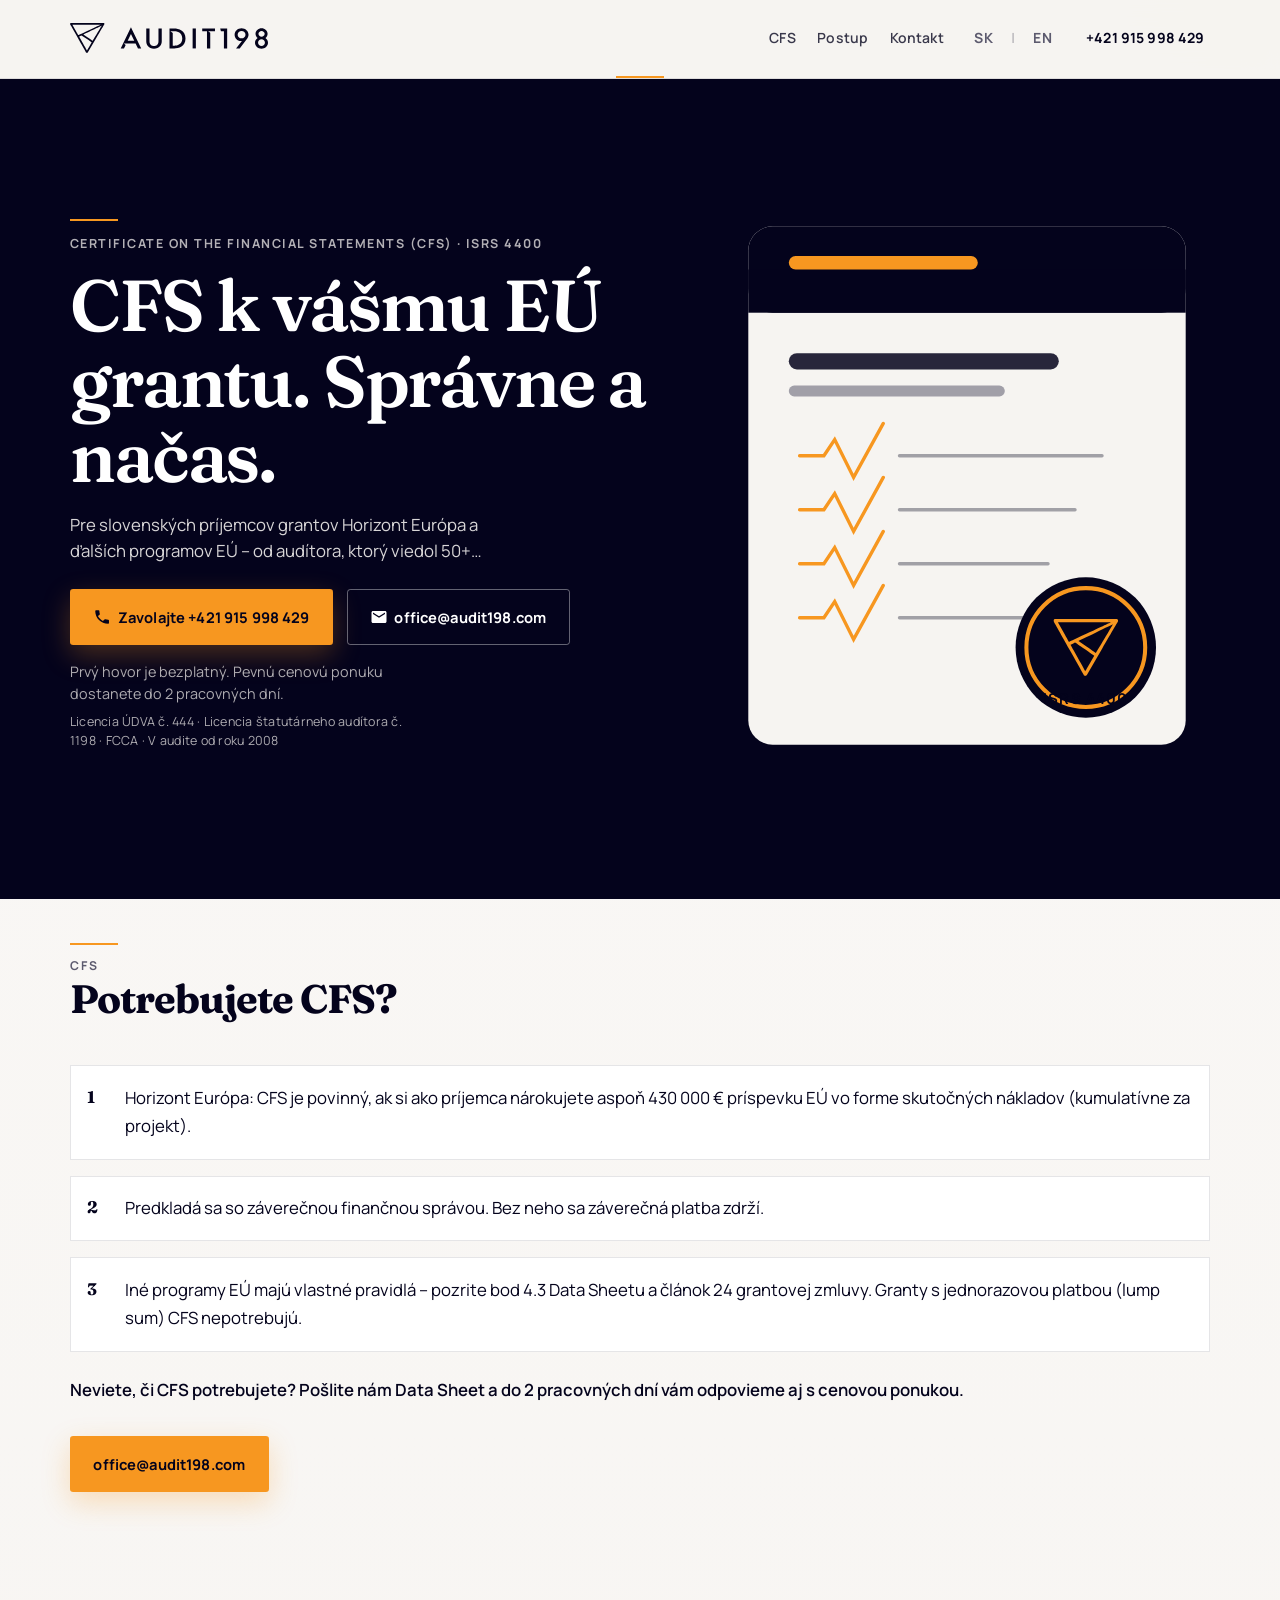
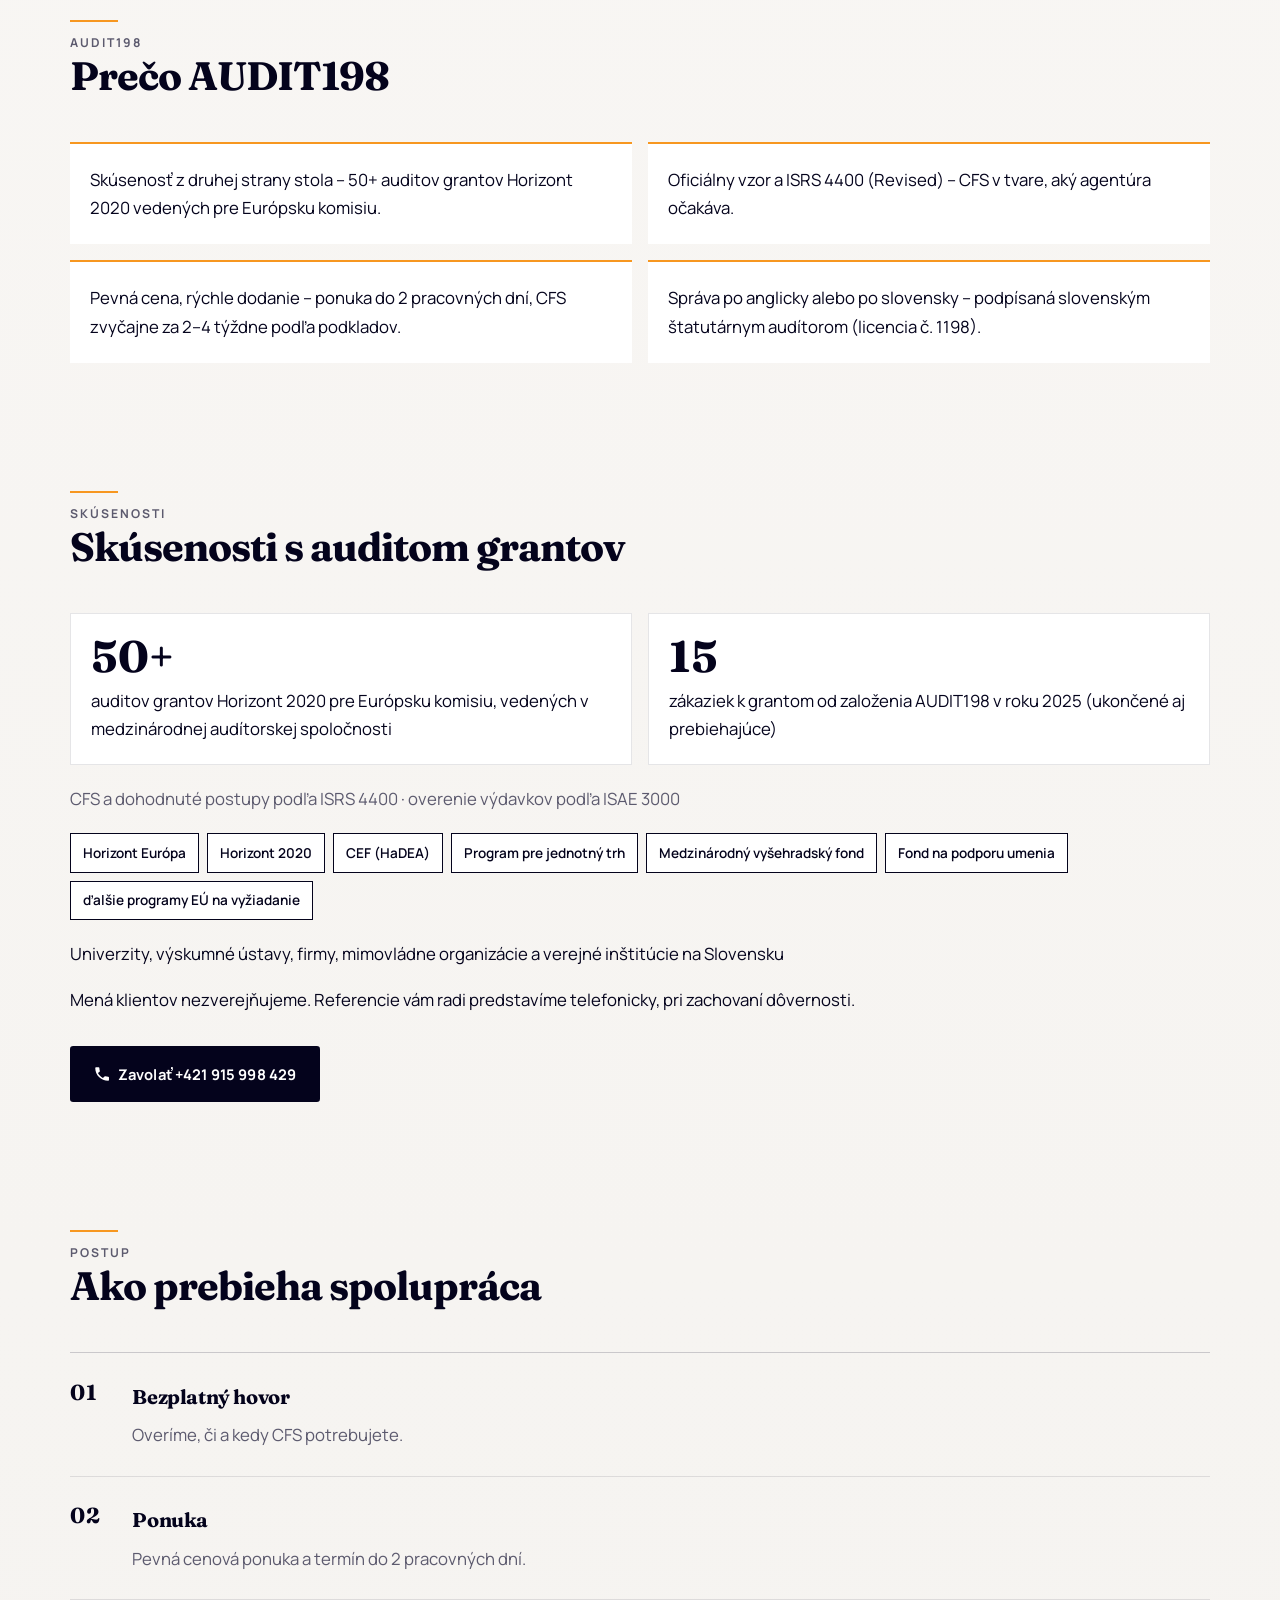
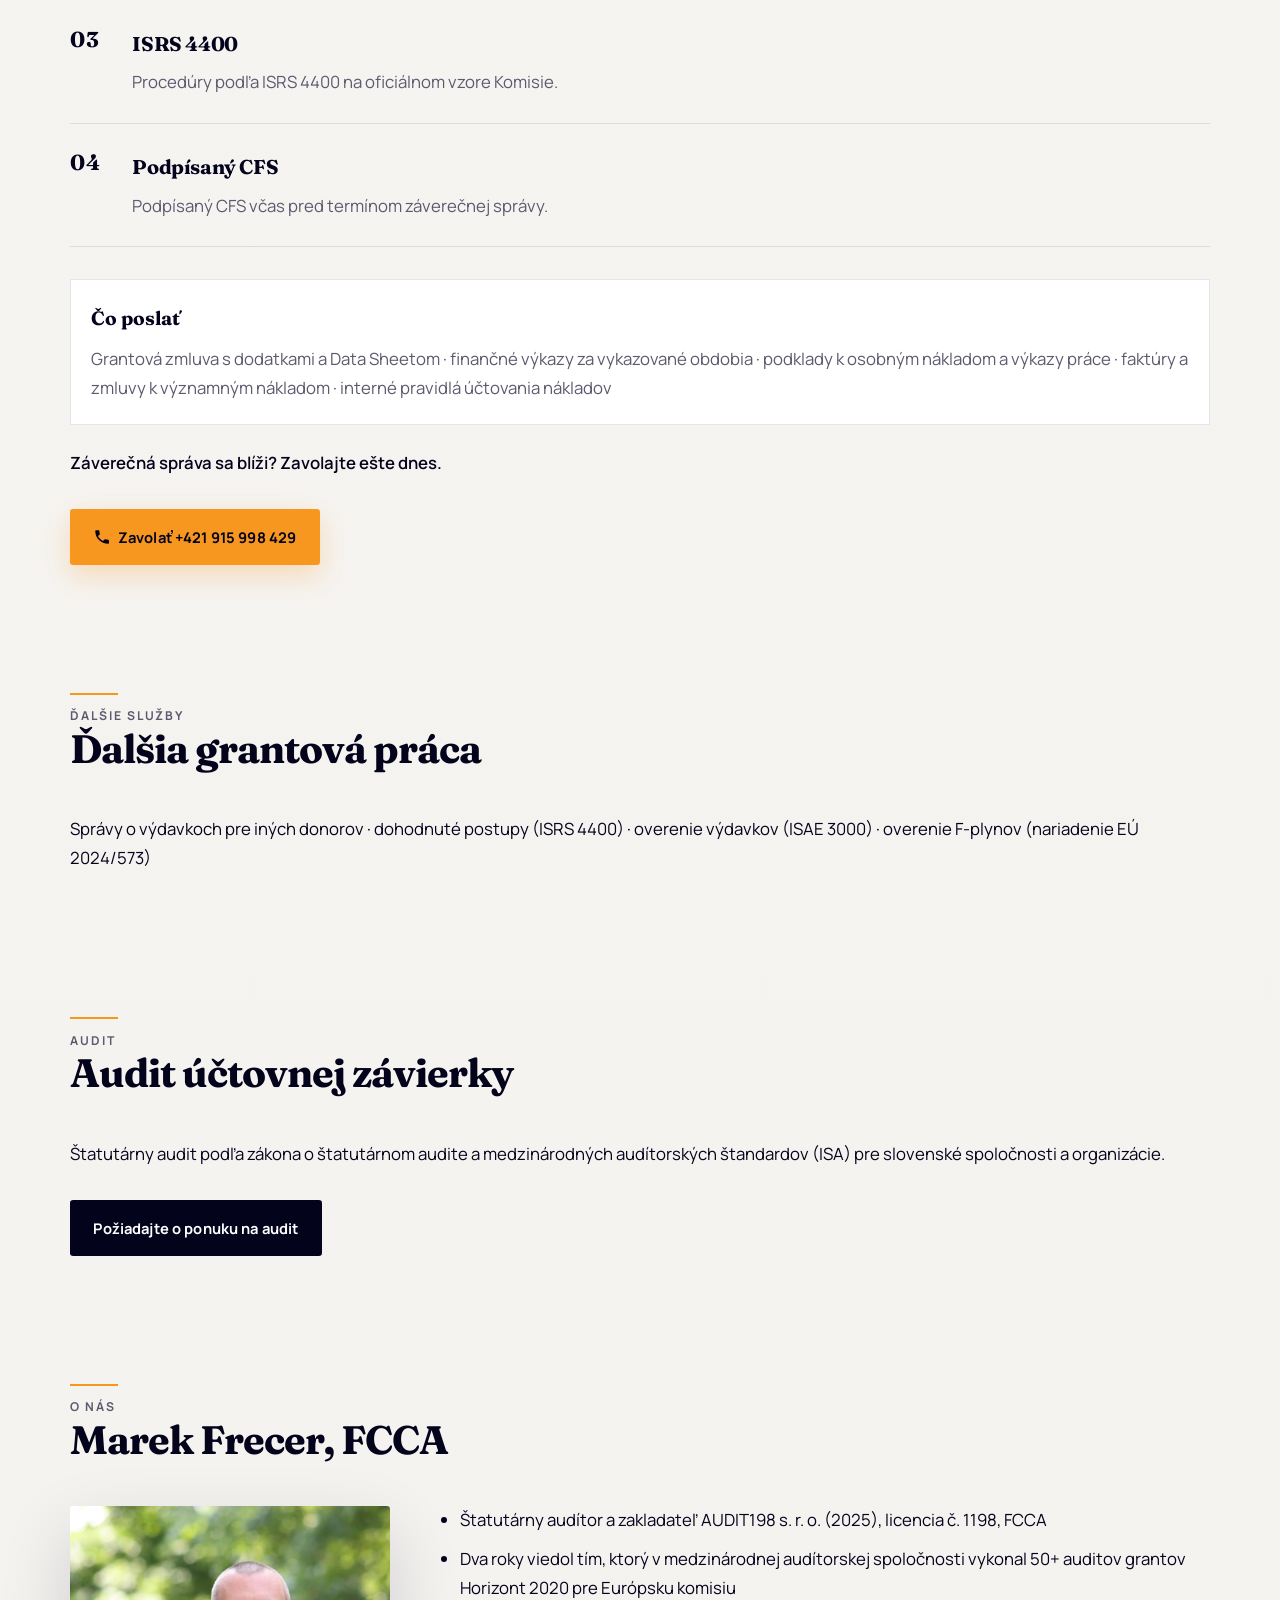
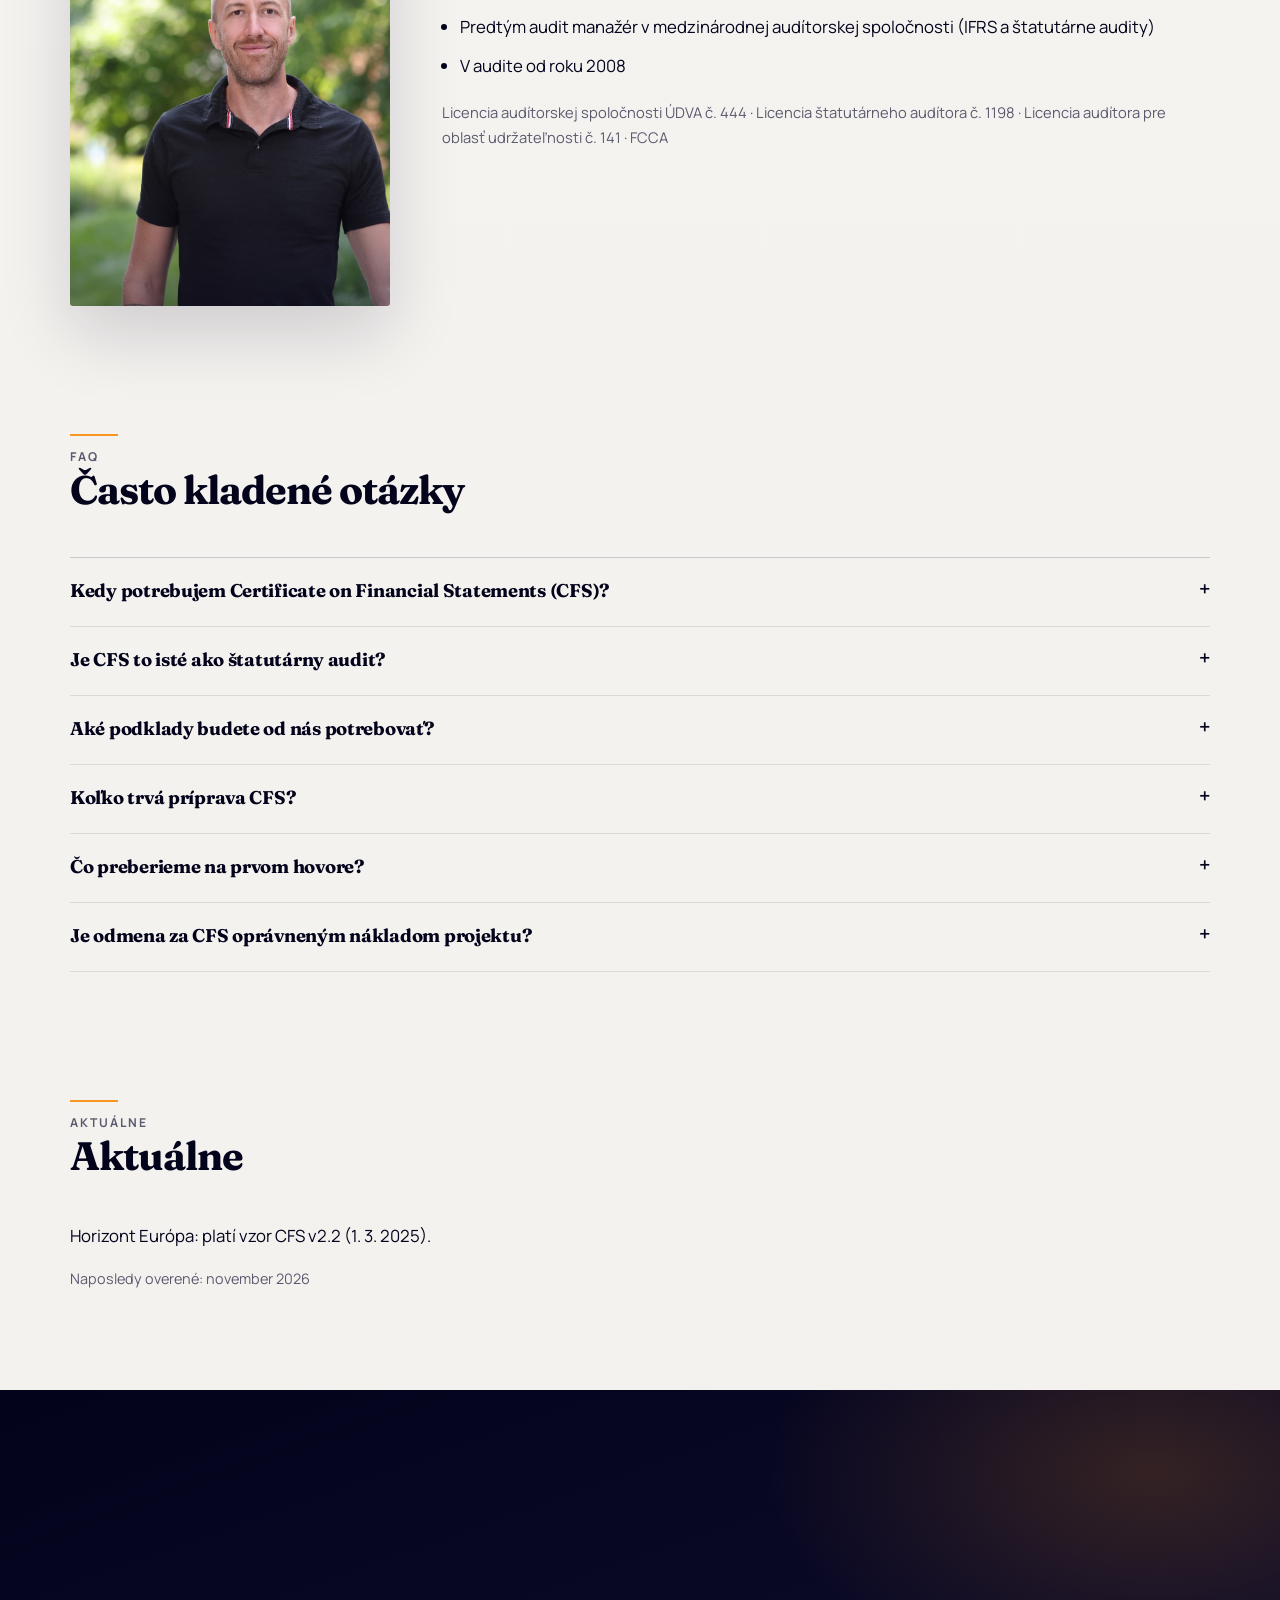
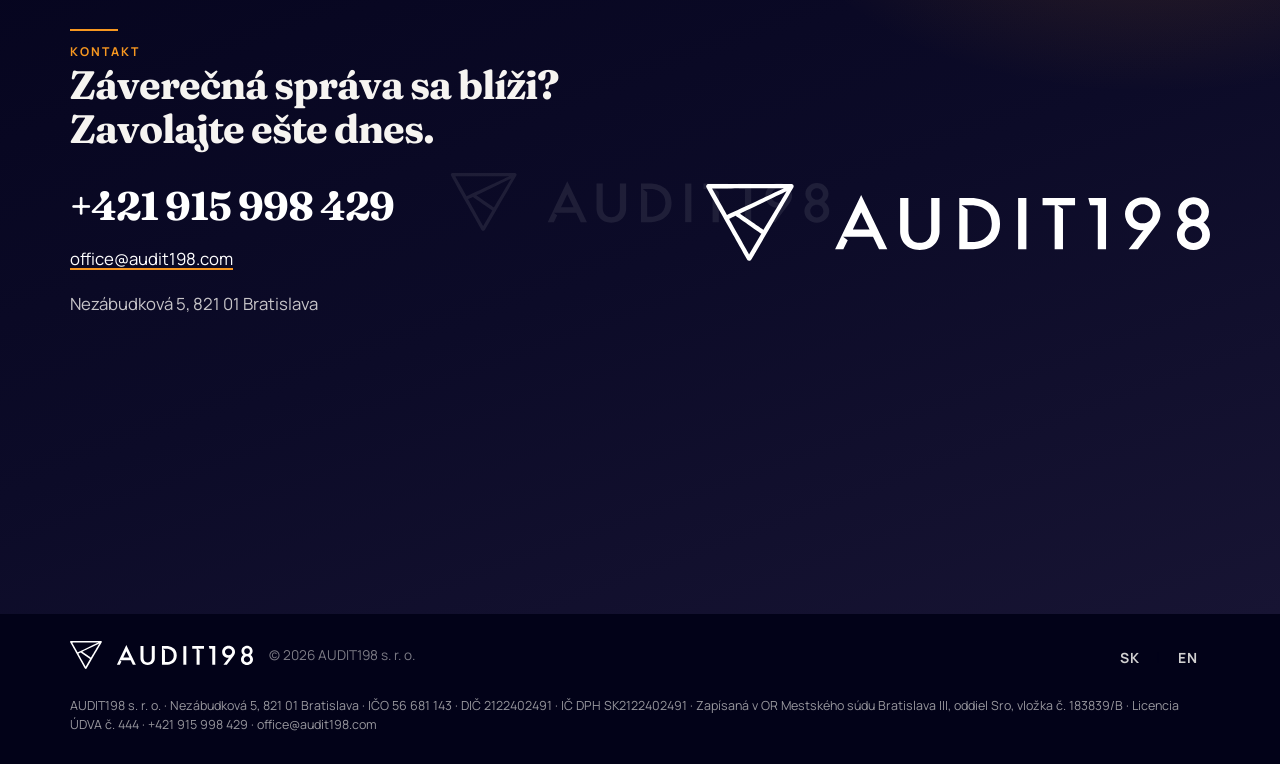
<file: index.html>
<!DOCTYPE html>
<html lang="sk">
  <head>
    <meta charset="utf-8" />
    <meta name="viewport" content="width=device-width, initial-scale=1" />
    <title>CFS a audit EÚ grantov (Horizont Európa) | AUDIT198 s. r. o.</title>
    <meta
      name="description"
      content="Certifikát k finančným výkazom (CFS) pre príjemcov grantov Horizont Európa a ďalších programov EÚ na Slovensku. ISRS 4400, pevná cena. Tel. +421 915 998 429."
    />
    <meta name="theme-color" content="#04031c" />
    <link rel="canonical" href="https://www.audit198.com/" />
    <link rel="icon" href="favicon.ico" sizes="any" />
    <link rel="icon" href="assets/brand/audit198-favicon-ink.svg" type="image/svg+xml" />
    <link rel="icon" href="assets/brand/audit198-favicon-ink-32.png" type="image/png" sizes="32x32" />
    <link rel="apple-touch-icon" href="assets/brand/audit198-favicon-ink-180.png" sizes="180x180" />
    <link rel="stylesheet" href="css/styles.css" />
    <link rel="alternate" hreflang="sk" href="https://www.audit198.com/" />
    <link rel="alternate" hreflang="en" href="https://www.audit198.com/en/" />
    <link rel="alternate" hreflang="x-default" href="https://www.audit198.com/" />
    <meta property="og:type" content="website" />
    <meta property="og:url" content="https://www.audit198.com/" />
    <meta property="og:title" content="CFS a audit EÚ grantov (Horizont Európa) | AUDIT198 s. r. o." />
    <meta property="og:description" content="Certifikát k finančným výkazom (CFS) pre príjemcov grantov Horizont Európa a ďalších programov EÚ na Slovensku. ISRS 4400, pevná cena. Tel. +421 915 998 429." />
    <meta property="og:locale" content="sk_SK" />
    <meta property="og:locale:alternate" content="en_GB" />
    <meta property="og:site_name" content="AUDIT198 s. r. o." />
    <meta property="og:image" content="https://www.audit198.com/assets/og-sk.png" />
    <meta property="og:image:width" content="1200" />
    <meta property="og:image:height" content="630" />
    <meta property="og:image:alt" content="AUDIT198 – Certifikát k finančným výkazom (CFS) pre EÚ granty" />
    <meta name="twitter:card" content="summary_large_image" />
    <meta name="twitter:image" content="https://www.audit198.com/assets/og-sk.png" />
    <script type="application/ld+json">
{"@context":"https://schema.org","@type":["AccountingService","LocalBusiness"],"name":"AUDIT198 s. r. o.","url":"https://www.audit198.com/","logo":"https://www.audit198.com/assets/brand/audit198-logo-horizontal-ink-2000w.png","image":"https://www.audit198.com/assets/marek.jpg","telephone":"+421915998429","email":"office@audit198.com","address":{"@type":"PostalAddress","streetAddress":"Nezábudková 5","postalCode":"821 01","addressLocality":"Bratislava","addressCountry":"SK"},"vatID":"SK2122402491","taxID":"2122402491","areaServed":"SK","knowsLanguage":["sk","en"],"inLanguage":"sk","description":"Certifikát k finančným výkazom (CFS) pre príjemcov grantov Horizont Európa a ďalších programov EÚ na Slovensku. ISRS 4400, pevná cena. Tel. +421 915 998 429.","founder":{"@type":"Person","name":"Marek Frecer","honorificSuffix":"FCCA","jobTitle":"Statutory auditor"},"makesOffer":[{"@type":"Offer","itemOffered":{"@type":"Service","name":"Certificate on the Financial Statements (CFS) for EU grants"}},{"@type":"Offer","itemOffered":{"@type":"Service","name":"Statutory audit"}}]}
    </script>
  </head>
  <body>
    <a class="skip-link" href="#main">
      Preskočiť na obsah
    </a>

    <header class="site-header">
      <div class="wrap header-inner">
        <a class="brand" href="#top" aria-label="AUDIT198">
          <img
            class="brand-logo"
            src="assets/brand/audit198-logo-horizontal-ink.svg"
            height="30"
            alt="AUDIT198"
          />
        </a>

        <nav class="nav" aria-label="Primary">
          <ul class="nav-links">
            <li>
              <a href="#cfs">CFS</a>
            </li>
            <li>
              <a href="#process">Postup</a>
            </li>
            <li>
              <a href="#contact">Kontakt</a>
            </li>
          </ul>

          <div class="lang-switch" aria-label="Language">
            <a href="./" data-set-lang="sk" hreflang="sk">SK</a>
            <span class="sep" aria-hidden="true">|</span>
            <a href="en/" data-set-lang="en" hreflang="en">EN</a>
          </div>

          <a class="header-phone" href="tel:+421915998429">+421 915 998 429</a>
        </nav>
      </div>
    </header>

    <main id="main">
      <section class="hero" id="top" aria-labelledby="hero-heading">
        <div class="hero-media" aria-hidden="true"></div>
        <div class="hero-shade" aria-hidden="true"></div>
        <div class="wrap hero-stage">
          <div class="hero-inner">
            <p class="hero-kicker">Certificate on the Financial Statements (CFS) · ISRS 4400</p>
            <h1 id="hero-heading">CFS k vášmu EÚ grantu. Správne a načas.</h1>
            <p class="hero-lead">Pre slovenských príjemcov grantov Horizont Európa a ďalších programov EÚ – od audítora, ktorý viedol 50+ auditov grantov Horizont 2020 pre Európsku komisiu.</p>
            <div class="hero-actions">
              <a class="btn btn-primary" href="tel:+421915998429"><svg class="btn-icon" width="18" height="18" viewBox="0 0 24 24" aria-hidden="true" focusable="false"><path fill="currentColor" d="M6.6 10.8c1.4 2.8 3.8 5.1 6.6 6.6l2.2-2.2c.3-.3.7-.4 1.1-.3 1.2.4 2.5.6 3.8.6.6 0 1 .4 1 1V20c0 .6-.4 1-1 1C10.6 21 3 13.4 3 4c0-.6.4-1 1-1h3.5c.6 0 1 .4 1 1 0 1.3.2 2.6.6 3.8.1.4 0 .8-.3 1.1L6.6 10.8z"/></svg><span>Zavolajte +421 915 998 429</span></a>
              <a class="btn btn-ghost" href="mailto:office@audit198.com?subject=CFS%20%E2%80%93%20%5Bn%C3%A1zov%20projektu%5D&body=Program%3A%20%0A%C4%8C%C3%ADslo%20grantovej%20zmluvy%3A%20%0AVykazovan%C3%A9%20obdobie%3A%20%0AN%C3%A1rokovan%C3%BD%20pr%C3%ADspevok%20E%C3%9A%3A%20%0ATerm%C3%ADn%20z%C3%A1vere%C4%8Dnej%20spr%C3%A1vy%3A%20%0AKontakt%20%28meno%2C%20telef%C3%B3n%29%3A%20"><svg class="btn-icon" width="18" height="18" viewBox="0 0 24 24" aria-hidden="true" focusable="false"><path fill="currentColor" d="M20 4H4c-1.1 0-2 .9-2 2v12c0 1.1.9 2 2 2h16c1.1 0 2-.9 2-2V6c0-1.1-.9-2-2-2zm0 4-8 5L4 8V6l8 5 8-5v2z"/></svg><span>office@audit198.com</span></a>
            </div>
            <p class="hero-micro">Prvý hovor je bezplatný. Pevnú cenovú ponuku dostanete do 2 pracovných dní.</p>
            <p class="hero-trust">Licencia ÚDVA č. 444 · Licencia štatutárneho audítora č. 1198 · FCCA · V audite od roku 2008</p>
          </div>
          <div class="hero-ornament cert-card" aria-hidden="true">
            <svg class="cert-svg" viewBox="0 0 360 420" xmlns="http://www.w3.org/2000/svg" xmlns:xlink="http://www.w3.org/1999/xlink" role="presentation">
              <rect x="18" y="18" width="324" height="384" rx="18" fill="#f6f4f1"/>
              <rect x="18" y="18" width="324" height="64" rx="18" fill="#04031c"/>
              <rect x="18" y="50" width="324" height="32" fill="#04031c"/>
              <rect x="48" y="40" width="140" height="10" rx="5" fill="#f79720"/>
              <rect x="48" y="112" width="200" height="12" rx="6" fill="#04031c" opacity="0.85"/>
              <rect x="48" y="136" width="160" height="8" rx="4" fill="#5c5a6e" opacity="0.55"/>
              <g fill="none" stroke="#04031c" stroke-width="2.5" stroke-linecap="round">
                <path d="M56 188h18l8-12 14 28 22-40" stroke="#f79720"/>
                <path d="M130 188h150" opacity="0.35"/>
                <path d="M56 228h18l8-12 14 28 22-40" stroke="#f79720"/>
                <path d="M130 228h130" opacity="0.35"/>
                <path d="M56 268h18l8-12 14 28 22-40" stroke="#f79720"/>
                <path d="M130 268h110" opacity="0.35"/>
                <path d="M56 308h18l8-12 14 28 22-40" stroke="#f79720"/>
                <path d="M130 308h140" opacity="0.35"/>
              </g>
              <circle cx="268" cy="330" r="52" fill="#04031c"/>
              <circle cx="268" cy="330" r="44" fill="none" stroke="#f79720" stroke-width="3"/>
              <image href="assets/brand/audit198-mark-orange.svg" xlink:href="assets/brand/audit198-mark-orange.svg" x="244" y="306" width="48" height="48"/>
              <text x="268" y="372" text-anchor="middle" fill="#04031c" font-family="Manrope, sans-serif" font-size="11" font-weight="700" letter-spacing="0.08em">ISRS 4400</text>
            </svg>
          </div>
        </div>
      </section>

      <section class="section need-cfs" id="cfs" aria-labelledby="cfs-heading">
        <div class="wrap">
          <div class="section-head">
            <p class="section-kicker">CFS</p>
            <h2 id="cfs-heading">Potrebujete CFS?</h2>
          </div>
          <ol class="fact-list">
            <li>Horizont Európa: CFS je povinný, ak si ako príjemca nárokujete aspoň 430 000 € príspevku EÚ vo forme skutočných nákladov (kumulatívne za projekt).</li>
            <li>Predkladá sa so záverečnou finančnou správou. Bez neho sa záverečná platba zdrží.</li>
            <li>Iné programy EÚ majú vlastné pravidlá – pozrite bod 4.3 Data Sheetu a článok 24 grantovej zmluvy. Granty s jednorazovou platbou (lump sum) CFS nepotrebujú.</li>
          </ol>
          <p class="section-cta-text">Neviete, či CFS potrebujete? Pošlite nám Data Sheet a do 2 pracovných dní vám odpovieme aj s cenovou ponukou.</p>
          <p class="section-cta"><a class="btn btn-primary" href="mailto:office@audit198.com?subject=CFS%20%E2%80%93%20%5Bn%C3%A1zov%20projektu%5D&body=Program%3A%20%0A%C4%8C%C3%ADslo%20grantovej%20zmluvy%3A%20%0AVykazovan%C3%A9%20obdobie%3A%20%0AN%C3%A1rokovan%C3%BD%20pr%C3%ADspevok%20E%C3%9A%3A%20%0ATerm%C3%ADn%20z%C3%A1vere%C4%8Dnej%20spr%C3%A1vy%3A%20%0AKontakt%20%28meno%2C%20telef%C3%B3n%29%3A%20">office@audit198.com</a></p>
        </div>
      </section>

      <section class="section why" id="why" aria-labelledby="why-heading">
        <div class="wrap">
          <div class="section-head">
            <p class="section-kicker">AUDIT198</p>
            <h2 id="why-heading">Prečo AUDIT198</h2>
          </div>
          <div class="tile-grid">
            <article class="tile"><p>Skúsenosť z druhej strany stola – 50+ auditov grantov Horizont 2020 vedených pre Európsku komisiu.</p></article>
            <article class="tile"><p>Oficiálny vzor a ISRS 4400 (Revised) – CFS v tvare, aký agentúra očakáva.</p></article>
            <article class="tile"><p>Pevná cena, rýchle dodanie – ponuka do 2 pracovných dní, CFS zvyčajne za 2–4 týždne podľa podkladov.</p></article>
            <article class="tile"><p>Správa po anglicky alebo po slovensky – podpísaná slovenským štatutárnym audítorom (licencia č. 1198).</p></article>
          </div>
        </div>
      </section>

      <section class="section experience" id="experience" aria-labelledby="experience-heading">
        <div class="wrap">
          <div class="section-head">
            <p class="section-kicker">Skúsenosti</p>
            <h2 id="experience-heading">Skúsenosti s auditom grantov</h2>
          </div>
          <div class="stat-grid">
            <p class="stat"><strong>50+</strong> auditov grantov Horizont 2020 pre Európsku komisiu, vedených v medzinárodnej audítorskej spoločnosti</p>
            <p class="stat"><strong>15</strong> zákaziek k grantom od založenia AUDIT198 v roku 2025 (ukončené aj prebiehajúce)</p>
          </div>
          <p class="methods">CFS a dohodnuté postupy podľa ISRS 4400 · overenie výdavkov podľa ISAE 3000</p>
          <ul class="chip-list" aria-label="Programmes">
            <li>Horizont Európa</li>
            <li>Horizont 2020</li>
            <li>CEF (HaDEA)</li>
            <li>Program pre jednotný trh</li>
            <li>Medzinárodný vyšehradský fond</li>
            <li>Fond na podporu umenia</li>
            <li>ďalšie programy EÚ na vyžiadanie</li>
          </ul>
          <p>Univerzity, výskumné ústavy, firmy, mimovládne organizácie a verejné inštitúcie na Slovensku</p>
          <p>Mená klientov nezverejňujeme. Referencie vám radi predstavíme telefonicky, pri zachovaní dôvernosti.</p>
          <p class="section-cta"><a class="btn btn-dark" href="tel:+421915998429"><svg class="btn-icon" width="18" height="18" viewBox="0 0 24 24" aria-hidden="true" focusable="false"><path fill="currentColor" d="M6.6 10.8c1.4 2.8 3.8 5.1 6.6 6.6l2.2-2.2c.3-.3.7-.4 1.1-.3 1.2.4 2.5.6 3.8.6.6 0 1 .4 1 1V20c0 .6-.4 1-1 1C10.6 21 3 13.4 3 4c0-.6.4-1 1-1h3.5c.6 0 1 .4 1 1 0 1.3.2 2.6.6 3.8.1.4 0 .8-.3 1.1L6.6 10.8z"/></svg><span>Zavolať +421 915 998 429</span></a></p>
        </div>
      </section>

      <section class="section process" id="process" aria-labelledby="process-heading">
        <div class="wrap">
          <div class="section-head">
            <p class="section-kicker">Postup</p>
            <h2 id="process-heading">Ako prebieha spolupráca</h2>
          </div>
          <ol class="process-steps">
            <li><span class="process-num" aria-hidden="true">01</span><div><h3>Bezplatný hovor</h3><p>Overíme, či a kedy CFS potrebujete.</p></div></li>
            <li><span class="process-num" aria-hidden="true">02</span><div><h3>Ponuka</h3><p>Pevná cenová ponuka a termín do 2 pracovných dní.</p></div></li>
            <li><span class="process-num" aria-hidden="true">03</span><div><h3>ISRS 4400</h3><p>Procedúry podľa ISRS 4400 na oficiálnom vzore Komisie.</p></div></li>
            <li><span class="process-num" aria-hidden="true">04</span><div><h3>Podpísaný CFS</h3><p>Podpísaný CFS včas pred termínom záverečnej správy.</p></div></li>
          </ol>
          <div class="send-box">
            <h3>Čo poslať</h3>
            <p>Grantová zmluva s dodatkami a Data Sheetom · finančné výkazy za vykazované obdobia · podklady k osobným nákladom a výkazy práce · faktúry a zmluvy k významným nákladom · interné pravidlá účtovania nákladov</p>
          </div>
          <p class="section-cta-text">Záverečná správa sa blíži? Zavolajte ešte dnes.</p>
          <p class="section-cta"><a class="btn btn-primary" href="tel:+421915998429"><svg class="btn-icon" width="18" height="18" viewBox="0 0 24 24" aria-hidden="true" focusable="false"><path fill="currentColor" d="M6.6 10.8c1.4 2.8 3.8 5.1 6.6 6.6l2.2-2.2c.3-.3.7-.4 1.1-.3 1.2.4 2.5.6 3.8.6.6 0 1 .4 1 1V20c0 .6-.4 1-1 1C10.6 21 3 13.4 3 4c0-.6.4-1 1-1h3.5c.6 0 1 .4 1 1 0 1.3.2 2.6.6 3.8.1.4 0 .8-.3 1.1L6.6 10.8z"/></svg><span>Zavolať +421 915 998 429</span></a></p>
        </div>
      </section>

      <section class="section other-services" id="other" aria-labelledby="other-heading">
        <div class="wrap">
          <div class="section-head">
            <p class="section-kicker">Ďalšie služby</p>
            <h2 id="other-heading">Ďalšia grantová práca</h2>
          </div>
          <p>Správy o výdavkoch pre iných donorov · dohodnuté postupy (ISRS 4400) · overenie výdavkov (ISAE 3000) · overenie F-plynov (nariadenie EÚ 2024/573)</p>
        </div>
      </section>

      <section class="section statutory" id="statutory" aria-labelledby="statutory-heading">
        <div class="wrap">
          <div class="section-head">
            <p class="section-kicker">Audit</p>
            <h2 id="statutory-heading">Audit účtovnej závierky</h2>
          </div>
          <p>Štatutárny audit podľa zákona o štatutárnom audite a medzinárodných audítorských štandardov (ISA) pre slovenské spoločnosti a organizácie.</p>
          <p class="section-cta"><a class="btn btn-dark" href="mailto:office@audit198.com?subject=Audit%20%C3%BA%C4%8Dtovnej%20z%C3%A1vierky">Požiadajte o ponuku na audit</a></p>
        </div>
      </section>

      <section class="section about" id="about" aria-labelledby="about-heading">
        <div class="wrap">
          <div class="section-head">
            <p class="section-kicker">O nás</p>
            <h2 id="about-heading">Marek Frecer, FCCA</h2>
          </div>
          <div class="about-layout">
            <div class="about-sidebar">
              <figure class="about-photo">
                <img src="assets/marek.jpg" alt="Marek Frecer, FCCA" width="900" height="1250" loading="lazy" />
              </figure>
            </div>
            <div class="about-copy">
              <ul class="about-bullets">
                <li>Štatutárny audítor a zakladateľ AUDIT198 s. r. o. (2025), licencia č. 1198, FCCA</li>
                <li>Dva roky viedol tím, ktorý v medzinárodnej audítorskej spoločnosti vykonal 50+ auditov grantov Horizont 2020 pre Európsku komisiu</li>
                <li>Predtým audit manažér v medzinárodnej audítorskej spoločnosti (IFRS a štatutárne audity)</li>
                <li>V audite od roku 2008</li>
              </ul>
              <p class="creds-line">Licencia audítorskej spoločnosti ÚDVA č. 444 · Licencia štatutárneho audítora č. 1198 · Licencia audítora pre oblasť udržateľnosti č. 141 · FCCA</p>
            </div>
          </div>
        </div>
      </section>

      <section class="section faq" id="faq" aria-labelledby="faq-heading">
        <div class="wrap">
          <div class="section-head">
            <p class="section-kicker">FAQ</p>
            <h2 id="faq-heading">Často kladené otázky</h2>
          </div>
          <div class="faq-list">
            <details class="faq-item"><summary>Kedy potrebujem Certificate on Financial Statements (CFS)?</summary><p>Pri Horizont Európa je CFS spravidla povinný od 430&nbsp;000&nbsp;€ príspevku EÚ na príjemcu. Presná povinnosť je v grantovej zmluve a Data Sheete — overíme to s vami.</p></details>
            <details class="faq-item"><summary>Je CFS to isté ako štatutárny audit?</summary><p>Nie. CFS je overenie dohodnutých postupov podľa ISRS 4400 (Rev.). Audítor vykonáva konkrétne postupy stanovené poskytovateľom grantu a nedáva názor na účtovnú závierku ako celok.</p></details>
            <details class="faq-item"><summary>Aké podklady budete od nás potrebovať?</summary><p>Grantová zmluva a dodatky, finančné výkazy, podklady k osobným a iným nákladom, výkazy práce a interné pravidlá. Presný zoznam dohodneme pred začiatkom.</p></details>
            <details class="faq-item"><summary>Koľko trvá príprava CFS?</summary><p>Typicky 2–4 týždne podľa rozsahu a kvality podkladov. Po konzultácii dostanete realistický termín; všetky projekty vieme stihnúť pred deadlinom.</p></details>
            <details class="faq-item"><summary>Čo preberieme na prvom hovore?</summary><p>Vašu grantovú situáciu, či a kedy CFS potrebujete, a ďalšie kroky — bez záväzku.</p></details>
            <details class="faq-item"><summary>Je odmena za CFS oprávneným nákladom projektu?</summary><p>Zvyčajne áno. Ak CFS vyžaduje grantová zmluva, náklady na certifikát sú podľa pravidiel programov Horizont Európa a Horizont 2020 spravidla oprávneným priamym nákladom (ostatný tovar a služby). Presné podmienky si overte vo svojej grantovej zmluve – radi vám s tým pomôžeme.</p></details>
          </div>
        </div>
      </section>

      <section class="section notes" id="notes" aria-labelledby="notes-heading">
        <div class="wrap">
          <div class="section-head">
            <p class="section-kicker">Aktuálne</p>
            <h2 id="notes-heading">Aktuálne</h2>
          </div>
          <p>Horizont Európa: platí vzor CFS v2.2 (1. 3. 2025).</p>
          <p class="notes-reviewed">Naposledy overené: november 2026</p>
        </div>
      </section>

      <section class="section contact" id="contact" aria-labelledby="contact-heading">
        <div class="wrap">
          <div class="section-head">
            <p class="section-kicker">Kontakt</p>
            <h2 id="contact-heading">Záverečná správa sa blíži? Zavolajte ešte dnes.</h2>
          </div>
          <div class="contact-grid">
            <div class="contact-details">
              <p class="contact-phone">
                <a href="tel:+421915998429">+421 915 998 429</a>
              </p>
              <p class="contact-email">
                <a href="mailto:office@audit198.com">office@audit198.com</a>
              </p>
              <p class="contact-address">Nezábudková 5, 821 01 Bratislava</p>
            </div>
            <div class="contact-logo-wrap">
              <img
                src="assets/brand/audit198-logo-horizontal-white.svg"
                height="36"
                alt="AUDIT198"
              />
            </div>
          </div>
        </div>
      </section>

    </main>

    <div class="mobile-call-bar" id="mobile-call-bar" hidden>
      <a class="btn btn-primary mobile-call-bar__btn" href="tel:+421915998429"><svg class="btn-icon" width="18" height="18" viewBox="0 0 24 24" aria-hidden="true" focusable="false"><path fill="currentColor" d="M6.6 10.8c1.4 2.8 3.8 5.1 6.6 6.6l2.2-2.2c.3-.3.7-.4 1.1-.3 1.2.4 2.5.6 3.8.6.6 0 1 .4 1 1V20c0 .6-.4 1-1 1C10.6 21 3 13.4 3 4c0-.6.4-1 1-1h3.5c.6 0 1 .4 1 1 0 1.3.2 2.6.6 3.8.1.4 0 .8-.3 1.1L6.6 10.8z"/></svg><span>Zavolať</span></a>
      <a class="btn btn-ghost mobile-call-bar__btn" href="mailto:office@audit198.com?subject=CFS%20%E2%80%93%20%5Bn%C3%A1zov%20projektu%5D&body=Program%3A%20%0A%C4%8C%C3%ADslo%20grantovej%20zmluvy%3A%20%0AVykazovan%C3%A9%20obdobie%3A%20%0AN%C3%A1rokovan%C3%BD%20pr%C3%ADspevok%20E%C3%9A%3A%20%0ATerm%C3%ADn%20z%C3%A1vere%C4%8Dnej%20spr%C3%A1vy%3A%20%0AKontakt%20%28meno%2C%20telef%C3%B3n%29%3A%20"><svg class="btn-icon" width="18" height="18" viewBox="0 0 24 24" aria-hidden="true" focusable="false"><path fill="currentColor" d="M20 4H4c-1.1 0-2 .9-2 2v12c0 1.1.9 2 2 2h16c1.1 0 2-.9 2-2V6c0-1.1-.9-2-2-2zm0 4-8 5L4 8V6l8 5 8-5v2z"/></svg><span>Email</span></a>
    </div>

    <footer class="site-footer">
      <div class="wrap footer-inner">
        <div class="footer-brand">
          <img
            src="assets/brand/audit198-logo-horizontal-white.svg"
            height="28"
            alt="AUDIT198"
          />
          <p class="footer-copy">© <span id="year"></span> AUDIT198 s. r. o.</p>
        </div>
        <div class="lang-switch footer-lang" aria-label="Language">
          <a href="./" data-set-lang="sk" hreflang="sk">SK</a>
          <span class="sep" aria-hidden="true">|</span>
          <a href="en/" data-set-lang="en" hreflang="en">EN</a>
        </div>
        <p class="footer-legal">AUDIT198 s. r. o. · Nezábudková 5, 821 01 Bratislava · IČO 56 681 143 · DIČ 2122402491 · IČ DPH SK2122402491 · Zapísaná v OR Mestského súdu Bratislava III, oddiel Sro, vložka č. 183839/B · Licencia ÚDVA č. 444 · +421 915 998 429 · office@audit198.com</p>
      </div>
    </footer>


    <script>
      document.getElementById("year").textContent = String(new Date().getFullYear());
      (function () {
        var hero = document.querySelector(".hero");
        var bar = document.getElementById("mobile-call-bar");
        if (!hero || !bar || !("IntersectionObserver" in window)) return;
        var mq = window.matchMedia("(max-width: 759px)");
        function sync(visible) {
          if (!mq.matches) {
            bar.hidden = true;
            document.body.classList.remove("has-mobile-call-bar");
            return;
          }
          bar.hidden = visible;
          document.body.classList.toggle("has-mobile-call-bar", !visible);
        }
        var io = new IntersectionObserver(function (entries) {
          sync(entries[0].isIntersecting);
        }, { threshold: 0.15 });
        io.observe(hero);
        mq.addEventListener("change", function () {
          sync(hero.getBoundingClientRect().bottom > 80);
        });
      })();
    </script>
  </body>
</html>
</file>
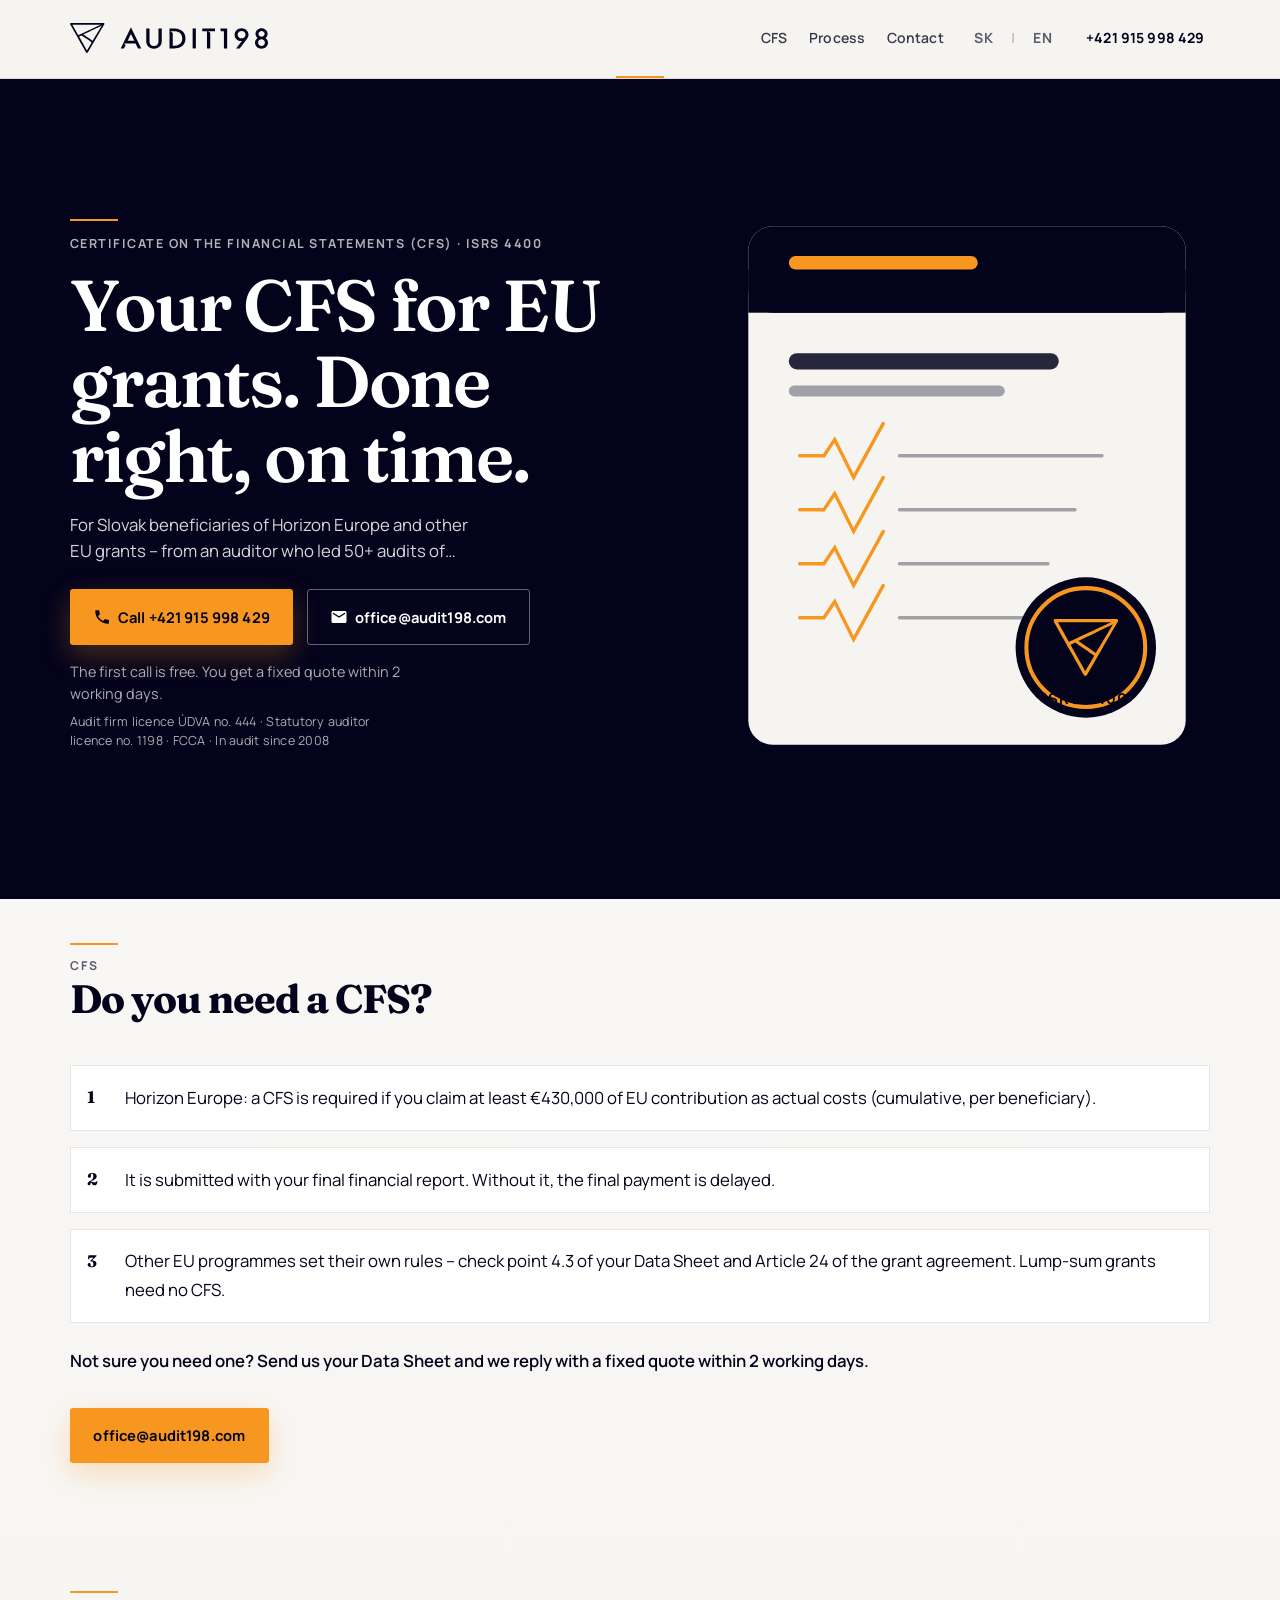
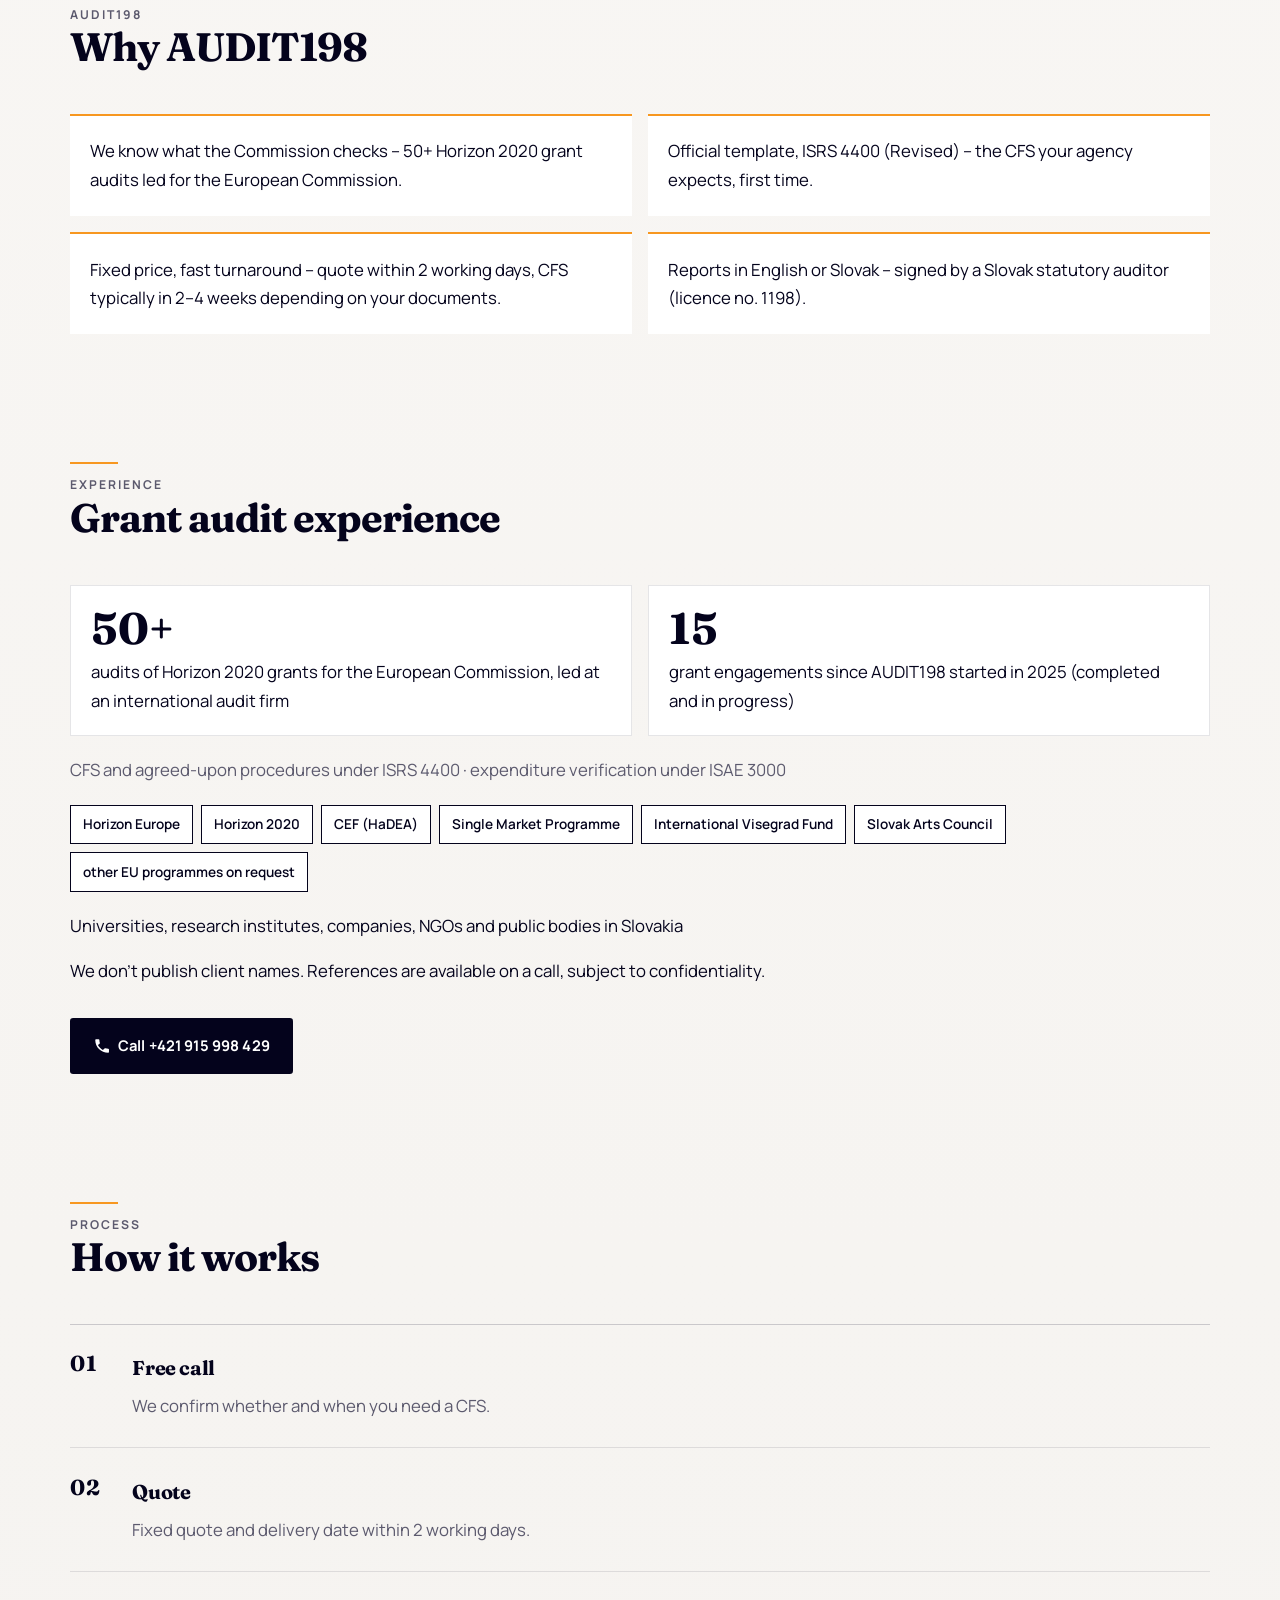
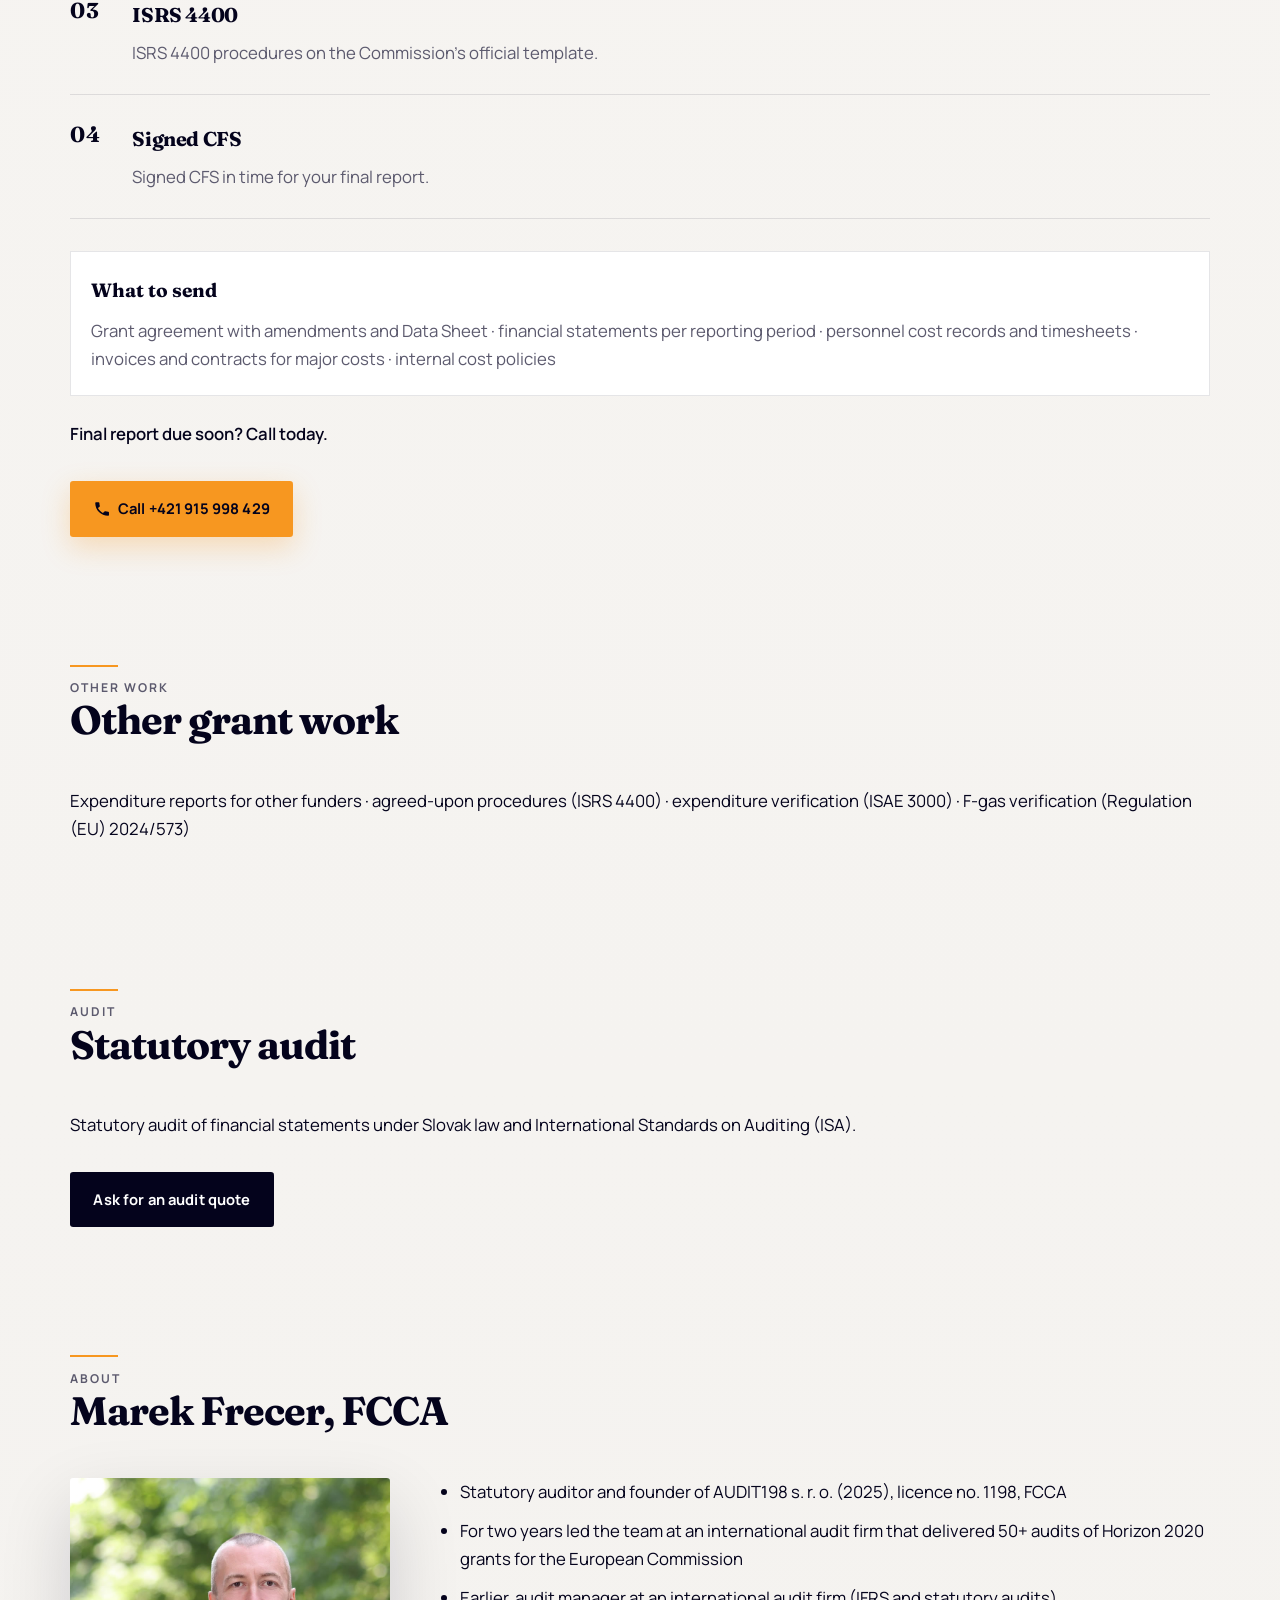
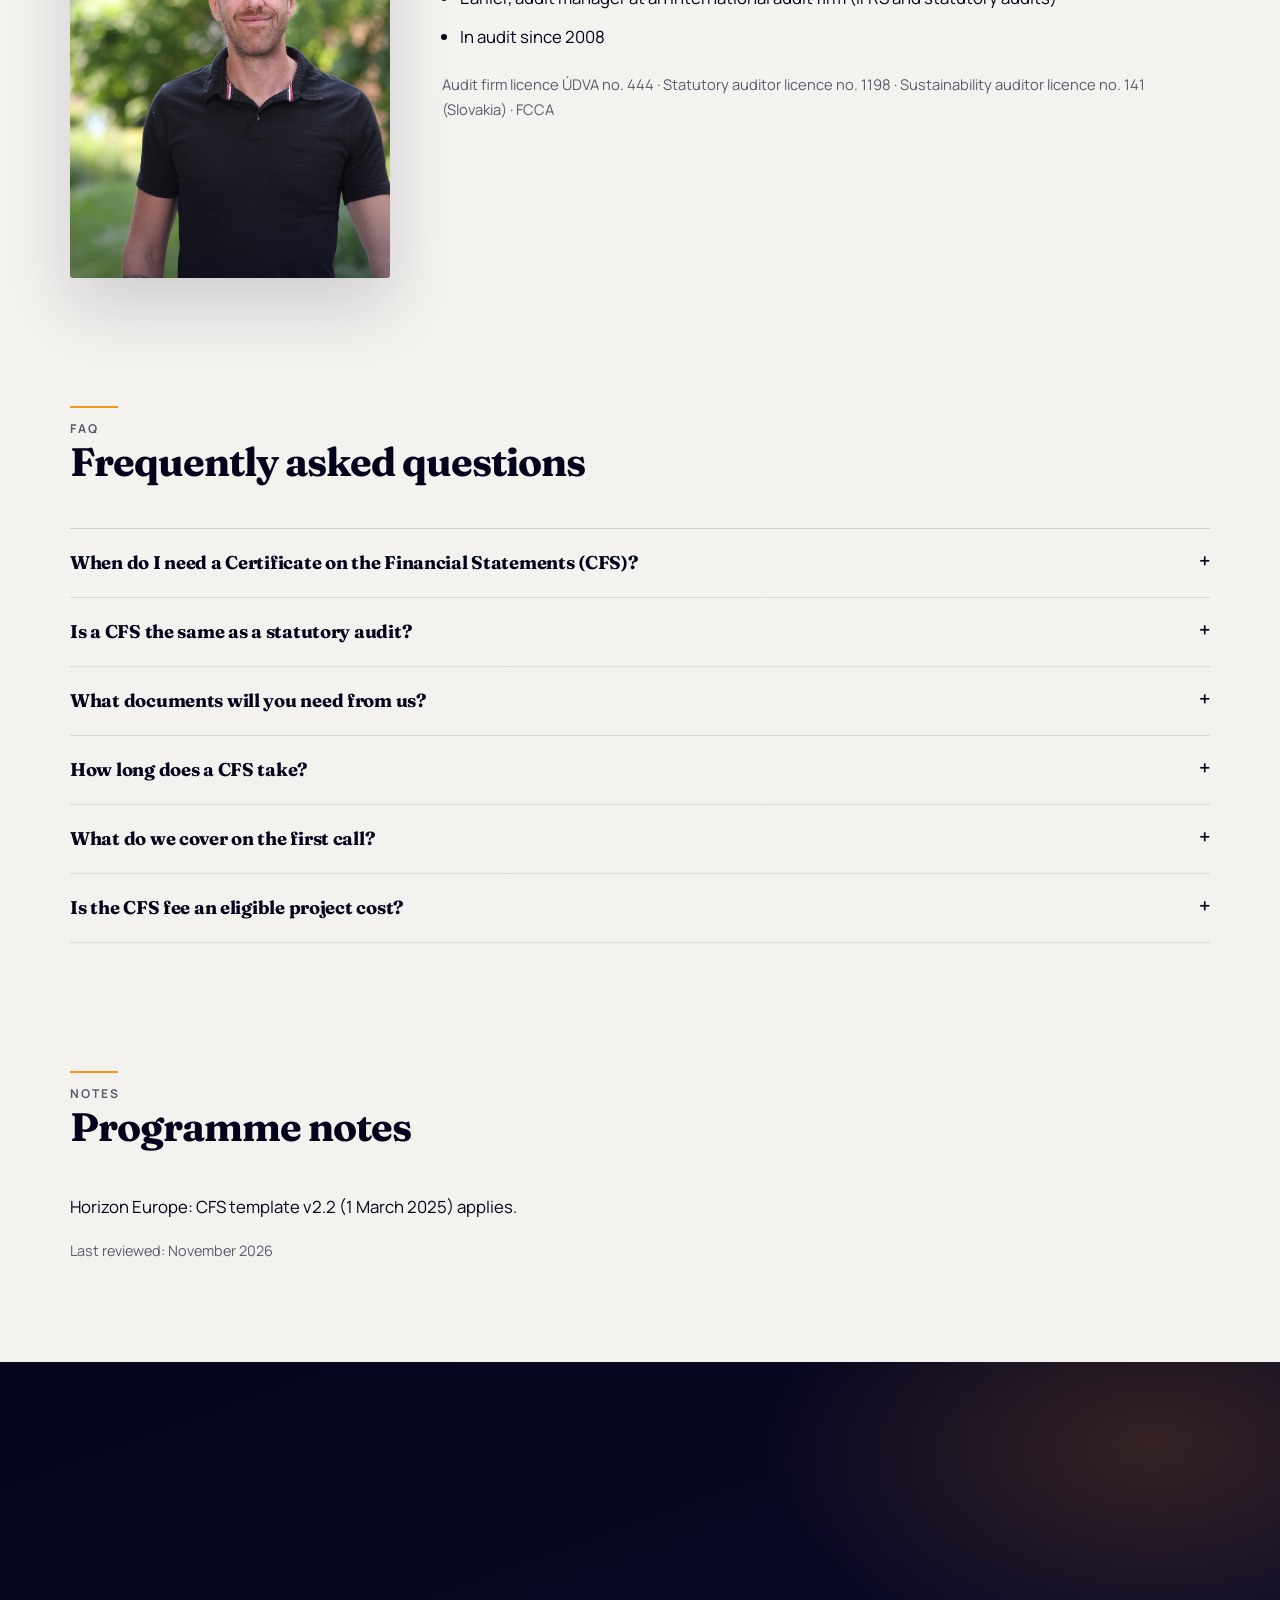
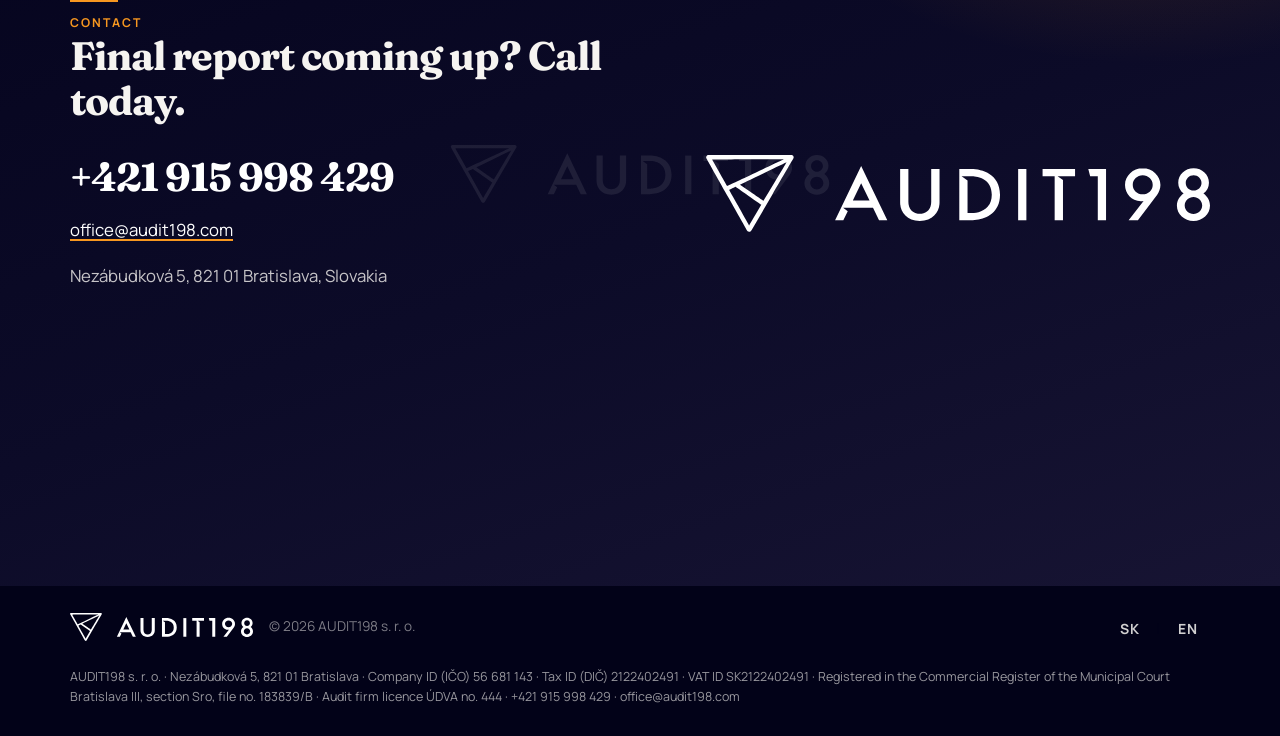
<file: en/index.html>
<!DOCTYPE html>
<html lang="en">
  <head>
    <meta charset="utf-8" />
    <meta name="viewport" content="width=device-width, initial-scale=1" />
    <title>CFS & EU Grant Audits in Slovakia (Horizon Europe) | AUDIT198</title>
    <meta
      name="description"
      content="Certificate on the Financial Statements (CFS) for Horizon Europe and other EU grant beneficiaries in Slovakia. ISRS 4400, fixed price, reports in English. +421 915 998 429."
    />
    <meta name="theme-color" content="#04031c" />
    <link rel="canonical" href="https://www.audit198.com/en/" />
    <link rel="icon" href="../favicon.ico" sizes="any" />
    <link rel="icon" href="../assets/brand/audit198-favicon-ink.svg" type="image/svg+xml" />
    <link rel="icon" href="../assets/brand/audit198-favicon-ink-32.png" type="image/png" sizes="32x32" />
    <link rel="apple-touch-icon" href="../assets/brand/audit198-favicon-ink-180.png" sizes="180x180" />
    <link rel="stylesheet" href="../css/styles.css" />
    <link rel="alternate" hreflang="sk" href="https://www.audit198.com/" />
    <link rel="alternate" hreflang="en" href="https://www.audit198.com/en/" />
    <link rel="alternate" hreflang="x-default" href="https://www.audit198.com/" />
    <meta property="og:type" content="website" />
    <meta property="og:url" content="https://www.audit198.com/en/" />
    <meta property="og:title" content="CFS & EU Grant Audits in Slovakia (Horizon Europe) | AUDIT198" />
    <meta property="og:description" content="Certificate on the Financial Statements (CFS) for Horizon Europe and other EU grant beneficiaries in Slovakia. ISRS 4400, fixed price, reports in English. +421 915 998 429." />
    <meta property="og:locale" content="en_GB" />
    <meta property="og:locale:alternate" content="sk_SK" />
    <meta property="og:site_name" content="AUDIT198 s. r. o." />
    <meta property="og:image" content="https://www.audit198.com/assets/og-en.png" />
    <meta property="og:image:width" content="1200" />
    <meta property="og:image:height" content="630" />
    <meta property="og:image:alt" content="AUDIT198 – Certificate on the Financial Statements (CFS) for EU grants" />
    <meta name="twitter:card" content="summary_large_image" />
    <meta name="twitter:image" content="https://www.audit198.com/assets/og-en.png" />
    <script type="application/ld+json">
{"@context":"https://schema.org","@type":["AccountingService","LocalBusiness"],"name":"AUDIT198 s. r. o.","url":"https://www.audit198.com/en/","logo":"https://www.audit198.com/assets/brand/audit198-logo-horizontal-ink-2000w.png","image":"https://www.audit198.com/assets/marek.jpg","telephone":"+421915998429","email":"office@audit198.com","address":{"@type":"PostalAddress","streetAddress":"Nezábudková 5","postalCode":"821 01","addressLocality":"Bratislava","addressCountry":"SK"},"vatID":"SK2122402491","taxID":"2122402491","areaServed":"SK","knowsLanguage":["sk","en"],"inLanguage":"en","description":"Certificate on the Financial Statements (CFS) for Horizon Europe and other EU grant beneficiaries in Slovakia. ISRS 4400, fixed price, reports in English. +421 915 998 429.","founder":{"@type":"Person","name":"Marek Frecer","honorificSuffix":"FCCA","jobTitle":"Statutory auditor"},"makesOffer":[{"@type":"Offer","itemOffered":{"@type":"Service","name":"Certificate on the Financial Statements (CFS) for EU grants"}},{"@type":"Offer","itemOffered":{"@type":"Service","name":"Statutory audit"}}]}
    </script>
  </head>
  <body>
    <a class="skip-link" href="#main">

      Skip to content
    </a>

    <header class="site-header">
      <div class="wrap header-inner">
        <a class="brand" href="#top" aria-label="AUDIT198">
          <img
            class="brand-logo"
            src="../assets/brand/audit198-logo-horizontal-ink.svg"
            height="30"
            alt="AUDIT198"
          />
        </a>

        <nav class="nav" aria-label="Primary">
          <ul class="nav-links">
            <li>
              <a href="#cfs">CFS</a>
            </li>
            <li>
              <a href="#process">Process</a>
            </li>
            <li>
              <a href="#contact">Contact</a>
            </li>
          </ul>

          <div class="lang-switch" aria-label="Language">
            <a href="../" data-set-lang="sk" hreflang="sk">SK</a>
            <span class="sep" aria-hidden="true">|</span>
            <a href="./" data-set-lang="en" hreflang="en">EN</a>
          </div>

          <a class="header-phone" href="tel:+421915998429">+421 915 998 429</a>
        </nav>
      </div>
    </header>

    <main id="main">
      <section class="hero" id="top" aria-labelledby="hero-heading">
        <div class="hero-media" aria-hidden="true"></div>
        <div class="hero-shade" aria-hidden="true"></div>
        <div class="wrap hero-stage">
          <div class="hero-inner">
            <p class="hero-kicker">Certificate on the Financial Statements (CFS) · ISRS 4400</p>
            <h1 id="hero-heading">Your CFS for EU grants. Done right, on time.</h1>
            <p class="hero-lead">For Slovak beneficiaries of Horizon Europe and other EU grants – from an auditor who led 50+ audits of Horizon 2020 grants for the European Commission.</p>
            <div class="hero-actions">
              <a class="btn btn-primary" href="tel:+421915998429"><svg class="btn-icon" width="18" height="18" viewBox="0 0 24 24" aria-hidden="true" focusable="false"><path fill="currentColor" d="M6.6 10.8c1.4 2.8 3.8 5.1 6.6 6.6l2.2-2.2c.3-.3.7-.4 1.1-.3 1.2.4 2.5.6 3.8.6.6 0 1 .4 1 1V20c0 .6-.4 1-1 1C10.6 21 3 13.4 3 4c0-.6.4-1 1-1h3.5c.6 0 1 .4 1 1 0 1.3.2 2.6.6 3.8.1.4 0 .8-.3 1.1L6.6 10.8z"/></svg><span>Call +421 915 998 429</span></a>
              <a class="btn btn-ghost" href="mailto:office@audit198.com?subject=CFS%20%E2%80%93%20%5Bproject%20name%5D&body=Programme%3A%20%0AGrant%20agreement%20no.%3A%20%0AReporting%20period%3A%20%0AEU%20contribution%20claimed%3A%20%0AFinal%20report%20deadline%3A%20%0AContact%20%28name%2C%20phone%29%3A%20"><svg class="btn-icon" width="18" height="18" viewBox="0 0 24 24" aria-hidden="true" focusable="false"><path fill="currentColor" d="M20 4H4c-1.1 0-2 .9-2 2v12c0 1.1.9 2 2 2h16c1.1 0 2-.9 2-2V6c0-1.1-.9-2-2-2zm0 4-8 5L4 8V6l8 5 8-5v2z"/></svg><span>office@audit198.com</span></a>
            </div>
            <p class="hero-micro">The first call is free. You get a fixed quote within 2 working days.</p>
            <p class="hero-trust">Audit firm licence ÚDVA no. 444 · Statutory auditor licence no. 1198 · FCCA · In audit since 2008</p>
          </div>
          <div class="hero-ornament cert-card" aria-hidden="true">
            <svg class="cert-svg" viewBox="0 0 360 420" xmlns="http://www.w3.org/2000/svg" xmlns:xlink="http://www.w3.org/1999/xlink" role="presentation">
              <rect x="18" y="18" width="324" height="384" rx="18" fill="#f6f4f1"/>
              <rect x="18" y="18" width="324" height="64" rx="18" fill="#04031c"/>
              <rect x="18" y="50" width="324" height="32" fill="#04031c"/>
              <rect x="48" y="40" width="140" height="10" rx="5" fill="#f79720"/>
              <rect x="48" y="112" width="200" height="12" rx="6" fill="#04031c" opacity="0.85"/>
              <rect x="48" y="136" width="160" height="8" rx="4" fill="#5c5a6e" opacity="0.55"/>
              <g fill="none" stroke="#04031c" stroke-width="2.5" stroke-linecap="round">
                <path d="M56 188h18l8-12 14 28 22-40" stroke="#f79720"/>
                <path d="M130 188h150" opacity="0.35"/>
                <path d="M56 228h18l8-12 14 28 22-40" stroke="#f79720"/>
                <path d="M130 228h130" opacity="0.35"/>
                <path d="M56 268h18l8-12 14 28 22-40" stroke="#f79720"/>
                <path d="M130 268h110" opacity="0.35"/>
                <path d="M56 308h18l8-12 14 28 22-40" stroke="#f79720"/>
                <path d="M130 308h140" opacity="0.35"/>
              </g>
              <circle cx="268" cy="330" r="52" fill="#04031c"/>
              <circle cx="268" cy="330" r="44" fill="none" stroke="#f79720" stroke-width="3"/>
              <image href="../assets/brand/audit198-mark-orange.svg" xlink:href="../assets/brand/audit198-mark-orange.svg" x="244" y="306" width="48" height="48"/>
              <text x="268" y="372" text-anchor="middle" fill="#04031c" font-family="Manrope, sans-serif" font-size="11" font-weight="700" letter-spacing="0.08em">ISRS 4400</text>
            </svg>
          </div>
        </div>
      </section>

      <section class="section need-cfs" id="cfs" aria-labelledby="cfs-heading">
        <div class="wrap">
          <div class="section-head">
            <p class="section-kicker">CFS</p>
            <h2 id="cfs-heading">Do you need a CFS?</h2>
          </div>
          <ol class="fact-list">
            <li>Horizon Europe: a CFS is required if you claim at least €430,000 of EU contribution as actual costs (cumulative, per beneficiary).</li>
            <li>It is submitted with your final financial report. Without it, the final payment is delayed.</li>
            <li>Other EU programmes set their own rules – check point 4.3 of your Data Sheet and Article 24 of the grant agreement. Lump-sum grants need no CFS.</li>
          </ol>
          <p class="section-cta-text">Not sure you need one? Send us your Data Sheet and we reply with a fixed quote within 2 working days.</p>
          <p class="section-cta"><a class="btn btn-primary" href="mailto:office@audit198.com?subject=CFS%20%E2%80%93%20%5Bproject%20name%5D&body=Programme%3A%20%0AGrant%20agreement%20no.%3A%20%0AReporting%20period%3A%20%0AEU%20contribution%20claimed%3A%20%0AFinal%20report%20deadline%3A%20%0AContact%20%28name%2C%20phone%29%3A%20">office@audit198.com</a></p>
        </div>
      </section>

      <section class="section why" id="why" aria-labelledby="why-heading">
        <div class="wrap">
          <div class="section-head">
            <p class="section-kicker">AUDIT198</p>
            <h2 id="why-heading">Why AUDIT198</h2>
          </div>
          <div class="tile-grid">
            <article class="tile"><p>We know what the Commission checks – 50+ Horizon 2020 grant audits led for the European Commission.</p></article>
            <article class="tile"><p>Official template, ISRS 4400 (Revised) – the CFS your agency expects, first time.</p></article>
            <article class="tile"><p>Fixed price, fast turnaround – quote within 2 working days, CFS typically in 2–4 weeks depending on your documents.</p></article>
            <article class="tile"><p>Reports in English or Slovak – signed by a Slovak statutory auditor (licence no. 1198).</p></article>
          </div>
        </div>
      </section>

      <section class="section experience" id="experience" aria-labelledby="experience-heading">
        <div class="wrap">
          <div class="section-head">
            <p class="section-kicker">Experience</p>
            <h2 id="experience-heading">Grant audit experience</h2>
          </div>
          <div class="stat-grid">
            <p class="stat"><strong>50+</strong> audits of Horizon 2020 grants for the European Commission, led at an international audit firm</p>
            <p class="stat"><strong>15</strong> grant engagements since AUDIT198 started in 2025 (completed and in progress)</p>
          </div>
          <p class="methods">CFS and agreed-upon procedures under ISRS 4400 · expenditure verification under ISAE 3000</p>
          <ul class="chip-list" aria-label="Programmes">
            <li>Horizon Europe</li>
            <li>Horizon 2020</li>
            <li>CEF (HaDEA)</li>
            <li>Single Market Programme</li>
            <li>International Visegrad Fund</li>
            <li>Slovak Arts Council</li>
            <li>other EU programmes on request</li>
          </ul>
          <p>Universities, research institutes, companies, NGOs and public bodies in Slovakia</p>
          <p>We don't publish client names. References are available on a call, subject to confidentiality.</p>
          <p class="section-cta"><a class="btn btn-dark" href="tel:+421915998429"><svg class="btn-icon" width="18" height="18" viewBox="0 0 24 24" aria-hidden="true" focusable="false"><path fill="currentColor" d="M6.6 10.8c1.4 2.8 3.8 5.1 6.6 6.6l2.2-2.2c.3-.3.7-.4 1.1-.3 1.2.4 2.5.6 3.8.6.6 0 1 .4 1 1V20c0 .6-.4 1-1 1C10.6 21 3 13.4 3 4c0-.6.4-1 1-1h3.5c.6 0 1 .4 1 1 0 1.3.2 2.6.6 3.8.1.4 0 .8-.3 1.1L6.6 10.8z"/></svg><span>Call +421 915 998 429</span></a></p>
        </div>
      </section>

      <section class="section process" id="process" aria-labelledby="process-heading">
        <div class="wrap">
          <div class="section-head">
            <p class="section-kicker">Process</p>
            <h2 id="process-heading">How it works</h2>
          </div>
          <ol class="process-steps">
            <li><span class="process-num" aria-hidden="true">01</span><div><h3>Free call</h3><p>We confirm whether and when you need a CFS.</p></div></li>
            <li><span class="process-num" aria-hidden="true">02</span><div><h3>Quote</h3><p>Fixed quote and delivery date within 2 working days.</p></div></li>
            <li><span class="process-num" aria-hidden="true">03</span><div><h3>ISRS 4400</h3><p>ISRS 4400 procedures on the Commission's official template.</p></div></li>
            <li><span class="process-num" aria-hidden="true">04</span><div><h3>Signed CFS</h3><p>Signed CFS in time for your final report.</p></div></li>
          </ol>
          <div class="send-box">
            <h3>What to send</h3>
            <p>Grant agreement with amendments and Data Sheet · financial statements per reporting period · personnel cost records and timesheets · invoices and contracts for major costs · internal cost policies</p>
          </div>
          <p class="section-cta-text">Final report due soon? Call today.</p>
          <p class="section-cta"><a class="btn btn-primary" href="tel:+421915998429"><svg class="btn-icon" width="18" height="18" viewBox="0 0 24 24" aria-hidden="true" focusable="false"><path fill="currentColor" d="M6.6 10.8c1.4 2.8 3.8 5.1 6.6 6.6l2.2-2.2c.3-.3.7-.4 1.1-.3 1.2.4 2.5.6 3.8.6.6 0 1 .4 1 1V20c0 .6-.4 1-1 1C10.6 21 3 13.4 3 4c0-.6.4-1 1-1h3.5c.6 0 1 .4 1 1 0 1.3.2 2.6.6 3.8.1.4 0 .8-.3 1.1L6.6 10.8z"/></svg><span>Call +421 915 998 429</span></a></p>
        </div>
      </section>

      <section class="section other-services" id="other" aria-labelledby="other-heading">
        <div class="wrap">
          <div class="section-head">
            <p class="section-kicker">Other work</p>
            <h2 id="other-heading">Other grant work</h2>
          </div>
          <p>Expenditure reports for other funders · agreed-upon procedures (ISRS 4400) · expenditure verification (ISAE 3000) · F-gas verification (Regulation (EU) 2024/573)</p>
        </div>
      </section>

      <section class="section statutory" id="statutory" aria-labelledby="statutory-heading">
        <div class="wrap">
          <div class="section-head">
            <p class="section-kicker">Audit</p>
            <h2 id="statutory-heading">Statutory audit</h2>
          </div>
          <p>Statutory audit of financial statements under Slovak law and International Standards on Auditing (ISA).</p>
          <p class="section-cta"><a class="btn btn-dark" href="mailto:office@audit198.com?subject=Statutory%20audit">Ask for an audit quote</a></p>
        </div>
      </section>

      <section class="section about" id="about" aria-labelledby="about-heading">
        <div class="wrap">
          <div class="section-head">
            <p class="section-kicker">About</p>
            <h2 id="about-heading">Marek Frecer, FCCA</h2>
          </div>
          <div class="about-layout">
            <div class="about-sidebar">
              <figure class="about-photo">
                <img src="../assets/marek.jpg" alt="Marek Frecer, FCCA" width="900" height="1250" loading="lazy" />
              </figure>
            </div>
            <div class="about-copy">
              <ul class="about-bullets">
                <li>Statutory auditor and founder of AUDIT198 s. r. o. (2025), licence no. 1198, FCCA</li>
                <li>For two years led the team at an international audit firm that delivered 50+ audits of Horizon 2020 grants for the European Commission</li>
                <li>Earlier, audit manager at an international audit firm (IFRS and statutory audits)</li>
                <li>In audit since 2008</li>
              </ul>
              <p class="creds-line">Audit firm licence ÚDVA no. 444 · Statutory auditor licence no. 1198 · Sustainability auditor licence no. 141 (Slovakia) · FCCA</p>
            </div>
          </div>
        </div>
      </section>

      <section class="section faq" id="faq" aria-labelledby="faq-heading">
        <div class="wrap">
          <div class="section-head">
            <p class="section-kicker">FAQ</p>
            <h2 id="faq-heading">Frequently asked questions</h2>
          </div>
          <div class="faq-list">
            <details class="faq-item"><summary>When do I need a Certificate on the Financial Statements (CFS)?</summary><p>Under Horizon Europe a CFS is usually required from €430,000 of EU contribution per beneficiary. The exact duty is in your grant agreement and Data Sheet — we will confirm it with you.</p></details>
            <details class="faq-item"><summary>Is a CFS the same as a statutory audit?</summary><p>No. A CFS is agreed-upon procedures under ISRS 4400 (Rev.). The auditor performs specific procedures set by the grant authority and does not give an opinion on the financial statements as a whole.</p></details>
            <details class="faq-item"><summary>What documents will you need from us?</summary><p>Grant agreement and amendments, financial statements, personnel and other cost records, timesheets and internal policies. We agree the exact list before work starts.</p></details>
            <details class="faq-item"><summary>How long does a CFS take?</summary><p>Typically 2–4 weeks depending on scope and document quality. After the call you get a realistic timeline so the auditor's report meets your deadline.</p></details>
            <details class="faq-item"><summary>What do we cover on the first call?</summary><p>Your grant situation, whether and when you need a CFS, and next steps — with no obligation.</p></details>
            <details class="faq-item"><summary>Is the CFS fee an eligible project cost?</summary><p>Usually, yes. When your grant agreement requires a CFS, its cost is normally an eligible direct cost under Horizon Europe and Horizon 2020 rules (other goods and services). Check the exact conditions in your grant agreement – we are happy to help.</p></details>
          </div>
        </div>
      </section>

      <section class="section notes" id="notes" aria-labelledby="notes-heading">
        <div class="wrap">
          <div class="section-head">
            <p class="section-kicker">Notes</p>
            <h2 id="notes-heading">Programme notes</h2>
          </div>
          <p>Horizon Europe: CFS template v2.2 (1 March 2025) applies.</p>
          <p class="notes-reviewed">Last reviewed: November 2026</p>
        </div>
      </section>

      <section class="section contact" id="contact" aria-labelledby="contact-heading">
        <div class="wrap">
          <div class="section-head">
            <p class="section-kicker">Contact</p>
            <h2 id="contact-heading">Final report coming up? Call today.</h2>
          </div>
          <div class="contact-grid">
            <div class="contact-details">
              <p class="contact-phone">
                <a href="tel:+421915998429">+421 915 998 429</a>
              </p>
              <p class="contact-email">
                <a href="mailto:office@audit198.com">office@audit198.com</a>
              </p>
              <p class="contact-address">Nezábudková 5, 821 01 Bratislava, Slovakia</p>
            </div>
            <div class="contact-logo-wrap">
              <img
                src="../assets/brand/audit198-logo-horizontal-white.svg"
                height="36"
                alt="AUDIT198"
              />
            </div>
          </div>
        </div>
      </section>

    </main>

    <div class="mobile-call-bar" id="mobile-call-bar" hidden>
      <a class="btn btn-primary mobile-call-bar__btn" href="tel:+421915998429"><svg class="btn-icon" width="18" height="18" viewBox="0 0 24 24" aria-hidden="true" focusable="false"><path fill="currentColor" d="M6.6 10.8c1.4 2.8 3.8 5.1 6.6 6.6l2.2-2.2c.3-.3.7-.4 1.1-.3 1.2.4 2.5.6 3.8.6.6 0 1 .4 1 1V20c0 .6-.4 1-1 1C10.6 21 3 13.4 3 4c0-.6.4-1 1-1h3.5c.6 0 1 .4 1 1 0 1.3.2 2.6.6 3.8.1.4 0 .8-.3 1.1L6.6 10.8z"/></svg><span>Call</span></a>
      <a class="btn btn-ghost mobile-call-bar__btn" href="mailto:office@audit198.com?subject=CFS%20%E2%80%93%20%5Bproject%20name%5D&body=Programme%3A%20%0AGrant%20agreement%20no.%3A%20%0AReporting%20period%3A%20%0AEU%20contribution%20claimed%3A%20%0AFinal%20report%20deadline%3A%20%0AContact%20%28name%2C%20phone%29%3A%20"><svg class="btn-icon" width="18" height="18" viewBox="0 0 24 24" aria-hidden="true" focusable="false"><path fill="currentColor" d="M20 4H4c-1.1 0-2 .9-2 2v12c0 1.1.9 2 2 2h16c1.1 0 2-.9 2-2V6c0-1.1-.9-2-2-2zm0 4-8 5L4 8V6l8 5 8-5v2z"/></svg><span>Email</span></a>
    </div>

    <footer class="site-footer">
      <div class="wrap footer-inner">
        <div class="footer-brand">
          <img
            src="../assets/brand/audit198-logo-horizontal-white.svg"
            height="28"
            alt="AUDIT198"
          />
          <p class="footer-copy">© <span id="year"></span> AUDIT198 s. r. o.</p>
        </div>
        <div class="lang-switch footer-lang" aria-label="Language">
          <a href="../" data-set-lang="sk" hreflang="sk">SK</a>
          <span class="sep" aria-hidden="true">|</span>
          <a href="./" data-set-lang="en" hreflang="en">EN</a>
        </div>
        <p class="footer-legal">AUDIT198 s. r. o. · Nezábudková 5, 821 01 Bratislava · Company ID (IČO) 56 681 143 · Tax ID (DIČ) 2122402491 · VAT ID SK2122402491 · Registered in the Commercial Register of the Municipal Court Bratislava III, section Sro, file no. 183839/B · Audit firm licence ÚDVA no. 444 · +421 915 998 429 · office@audit198.com</p>
      </div>
    </footer>


    <script>
      document.getElementById("year").textContent = String(new Date().getFullYear());
      (function () {
        var hero = document.querySelector(".hero");
        var bar = document.getElementById("mobile-call-bar");
        if (!hero || !bar || !("IntersectionObserver" in window)) return;
        var mq = window.matchMedia("(max-width: 759px)");
        function sync(visible) {
          if (!mq.matches) {
            bar.hidden = true;
            document.body.classList.remove("has-mobile-call-bar");
            return;
          }
          bar.hidden = visible;
          document.body.classList.toggle("has-mobile-call-bar", !visible);
        }
        var io = new IntersectionObserver(function (entries) {
          sync(entries[0].isIntersecting);
        }, { threshold: 0.15 });
        io.observe(hero);
        mq.addEventListener("change", function () {
          sync(hero.getBoundingClientRect().bottom > 80);
        });
      })();
    </script>
  </body>
</html>
</file>
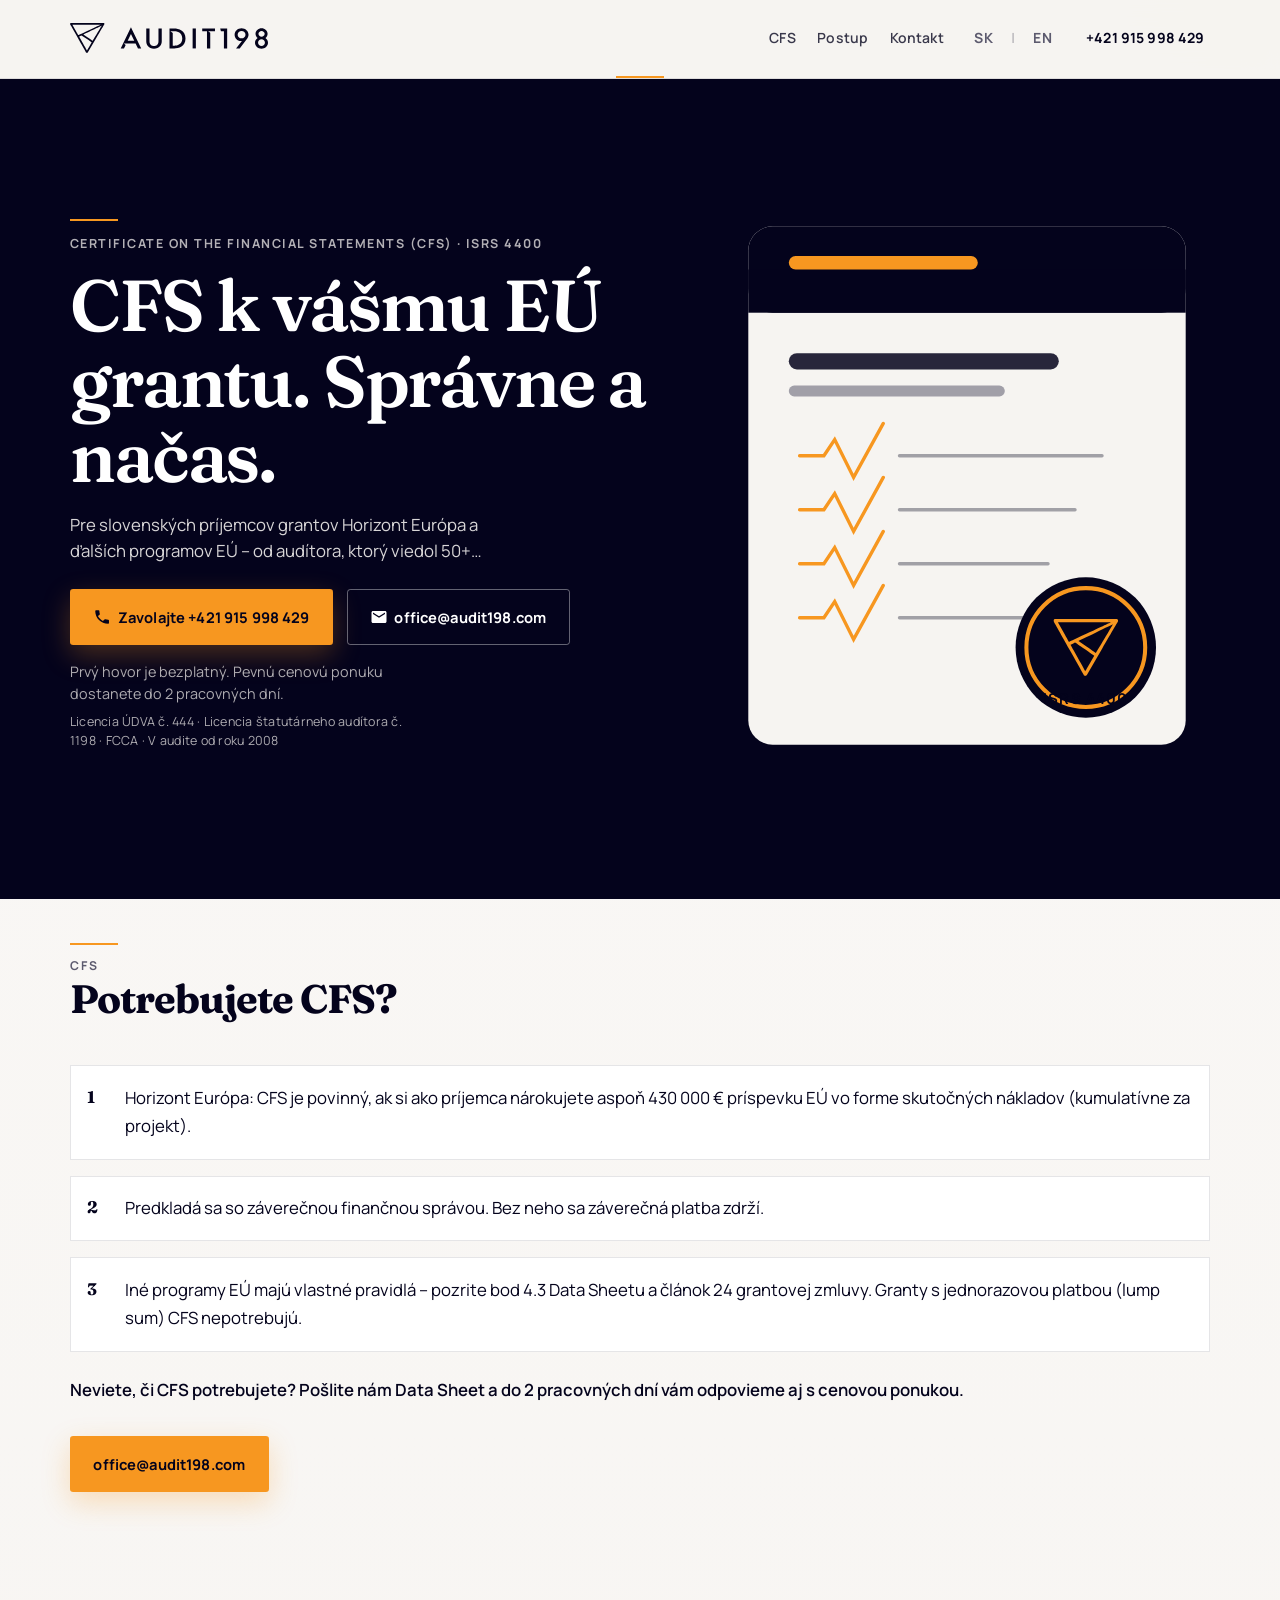
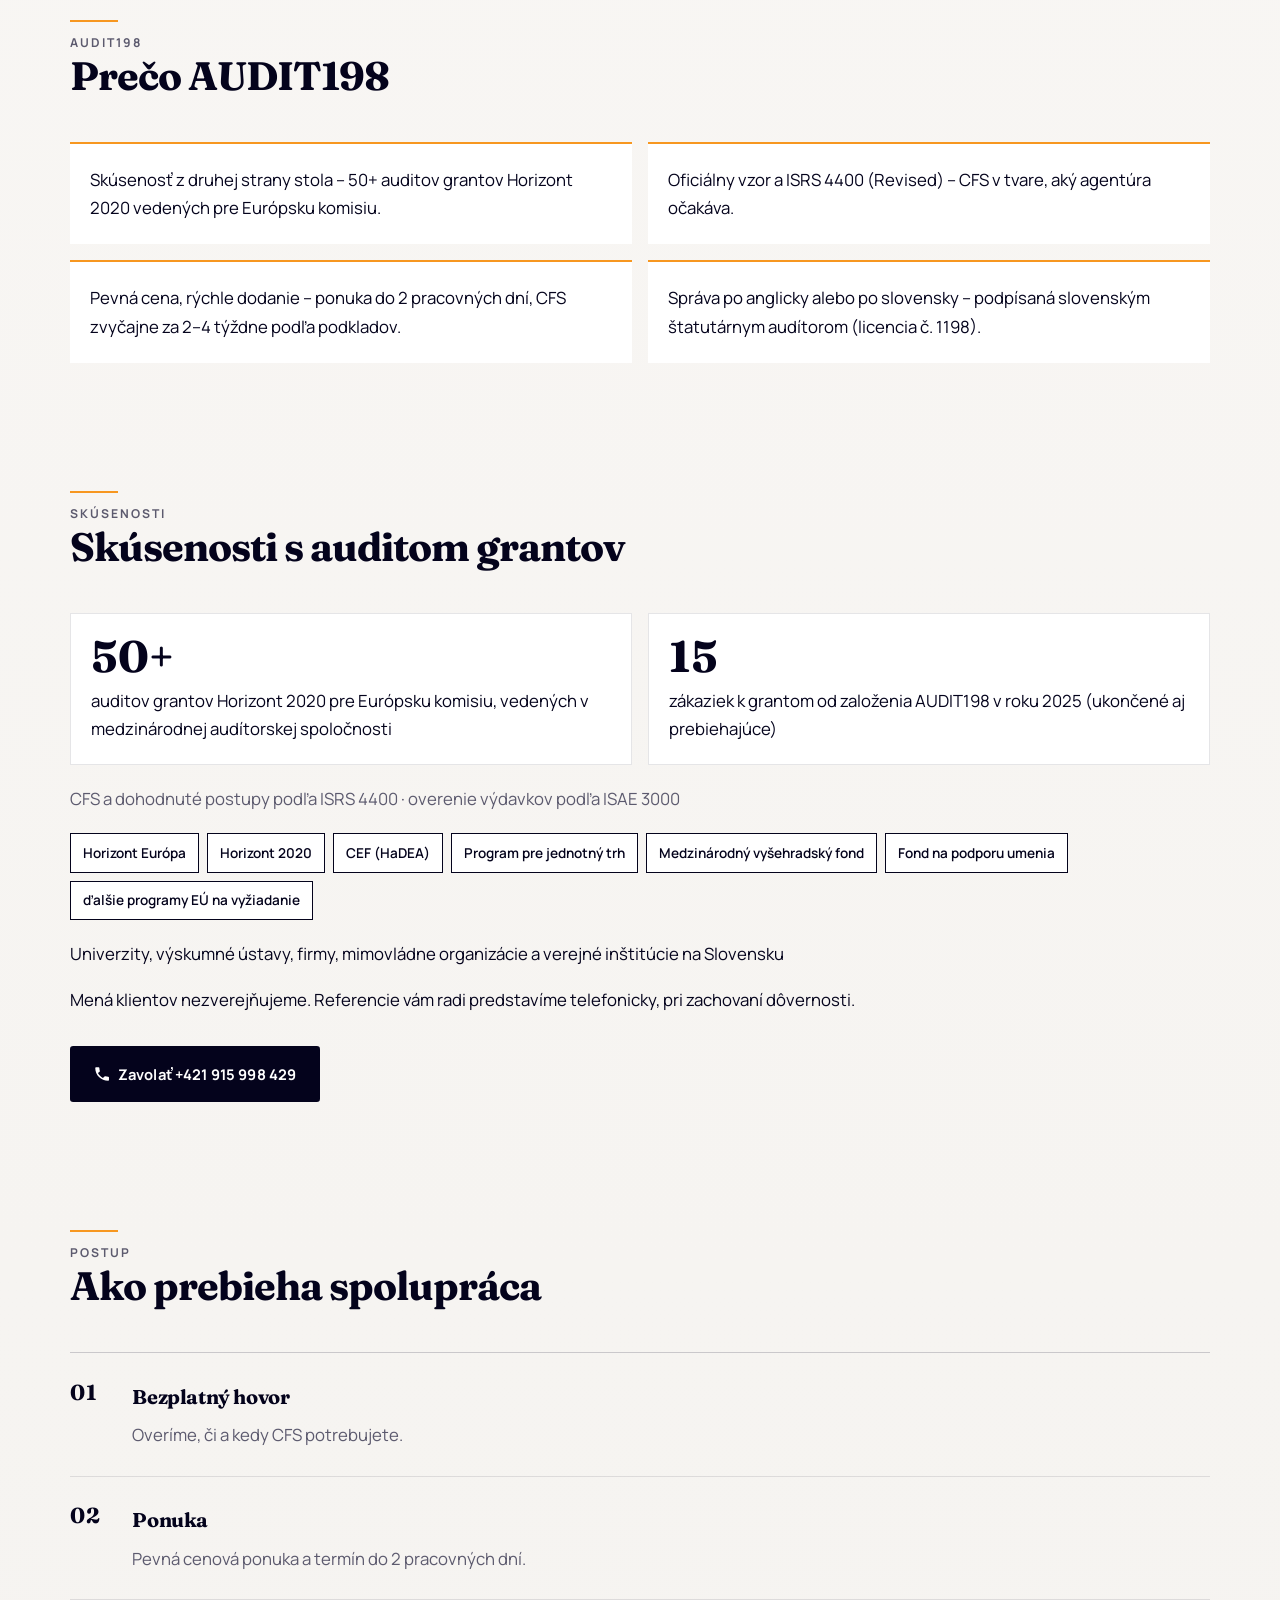
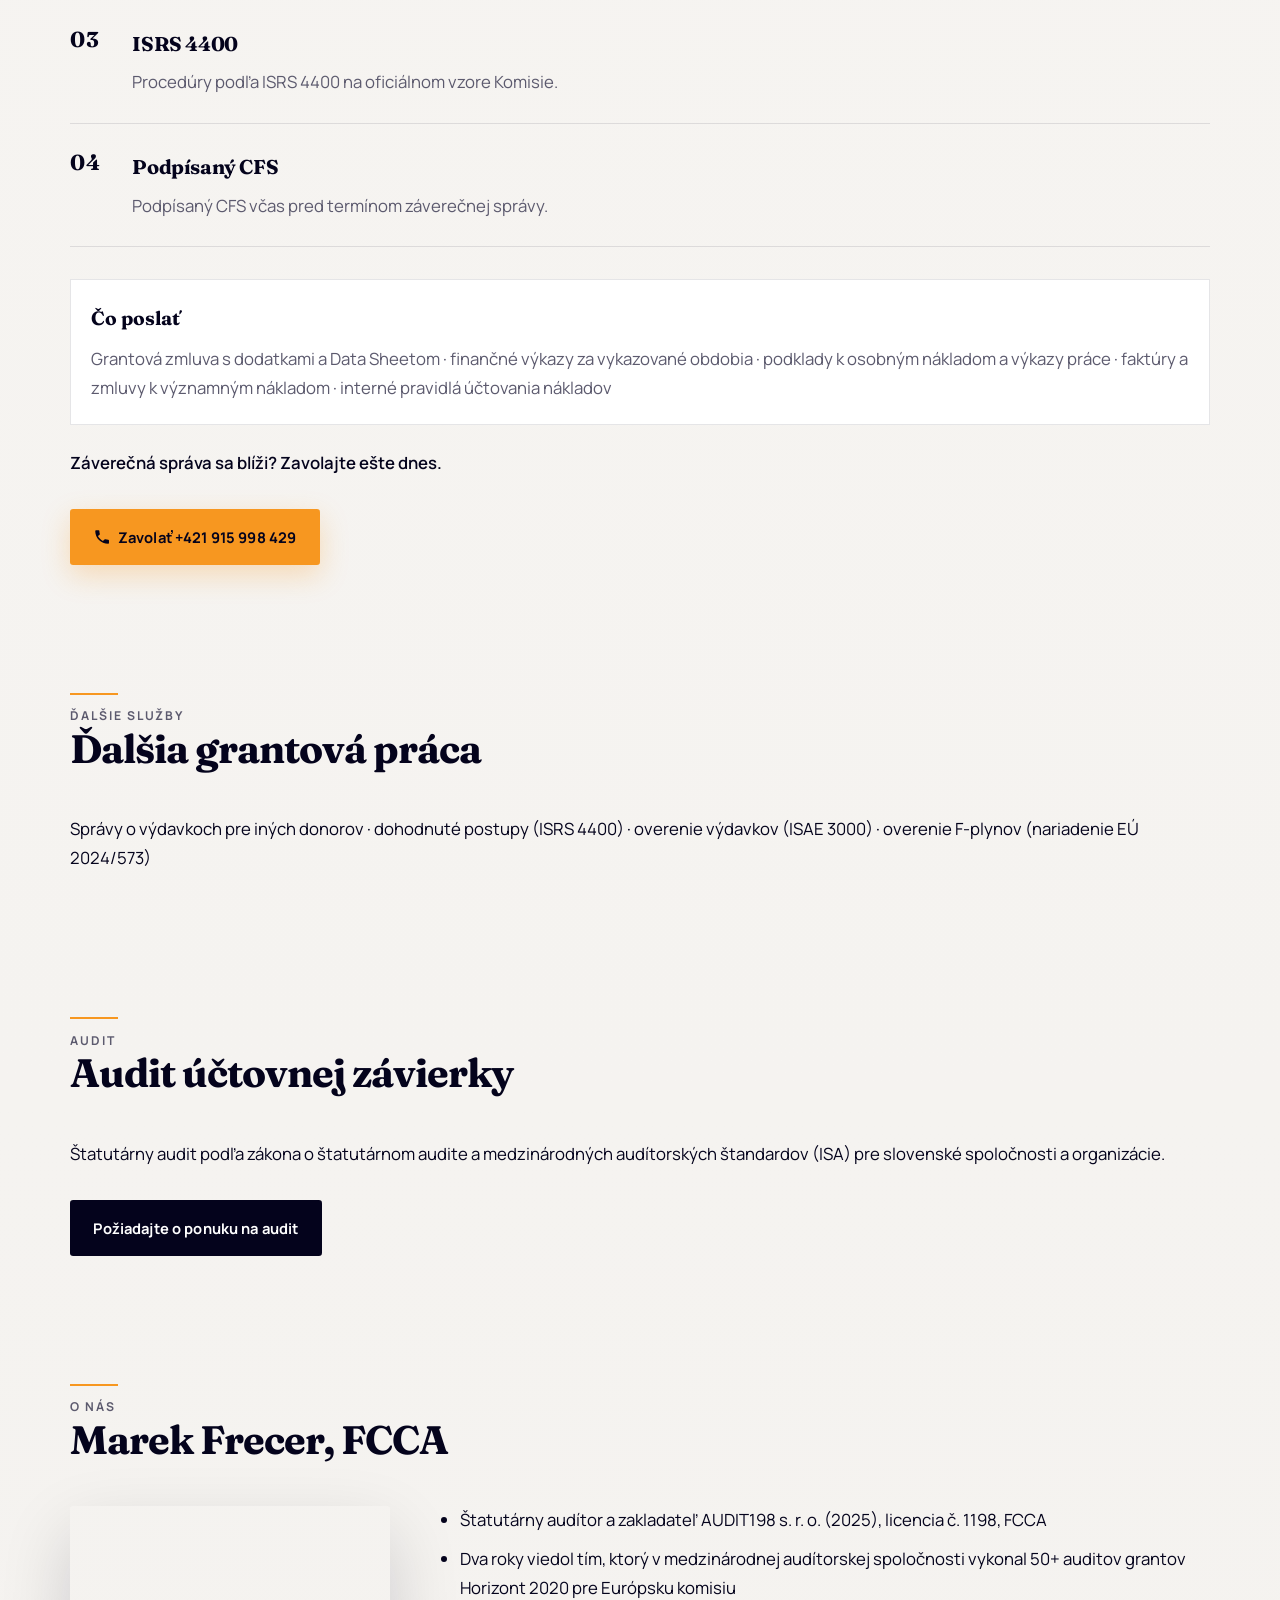
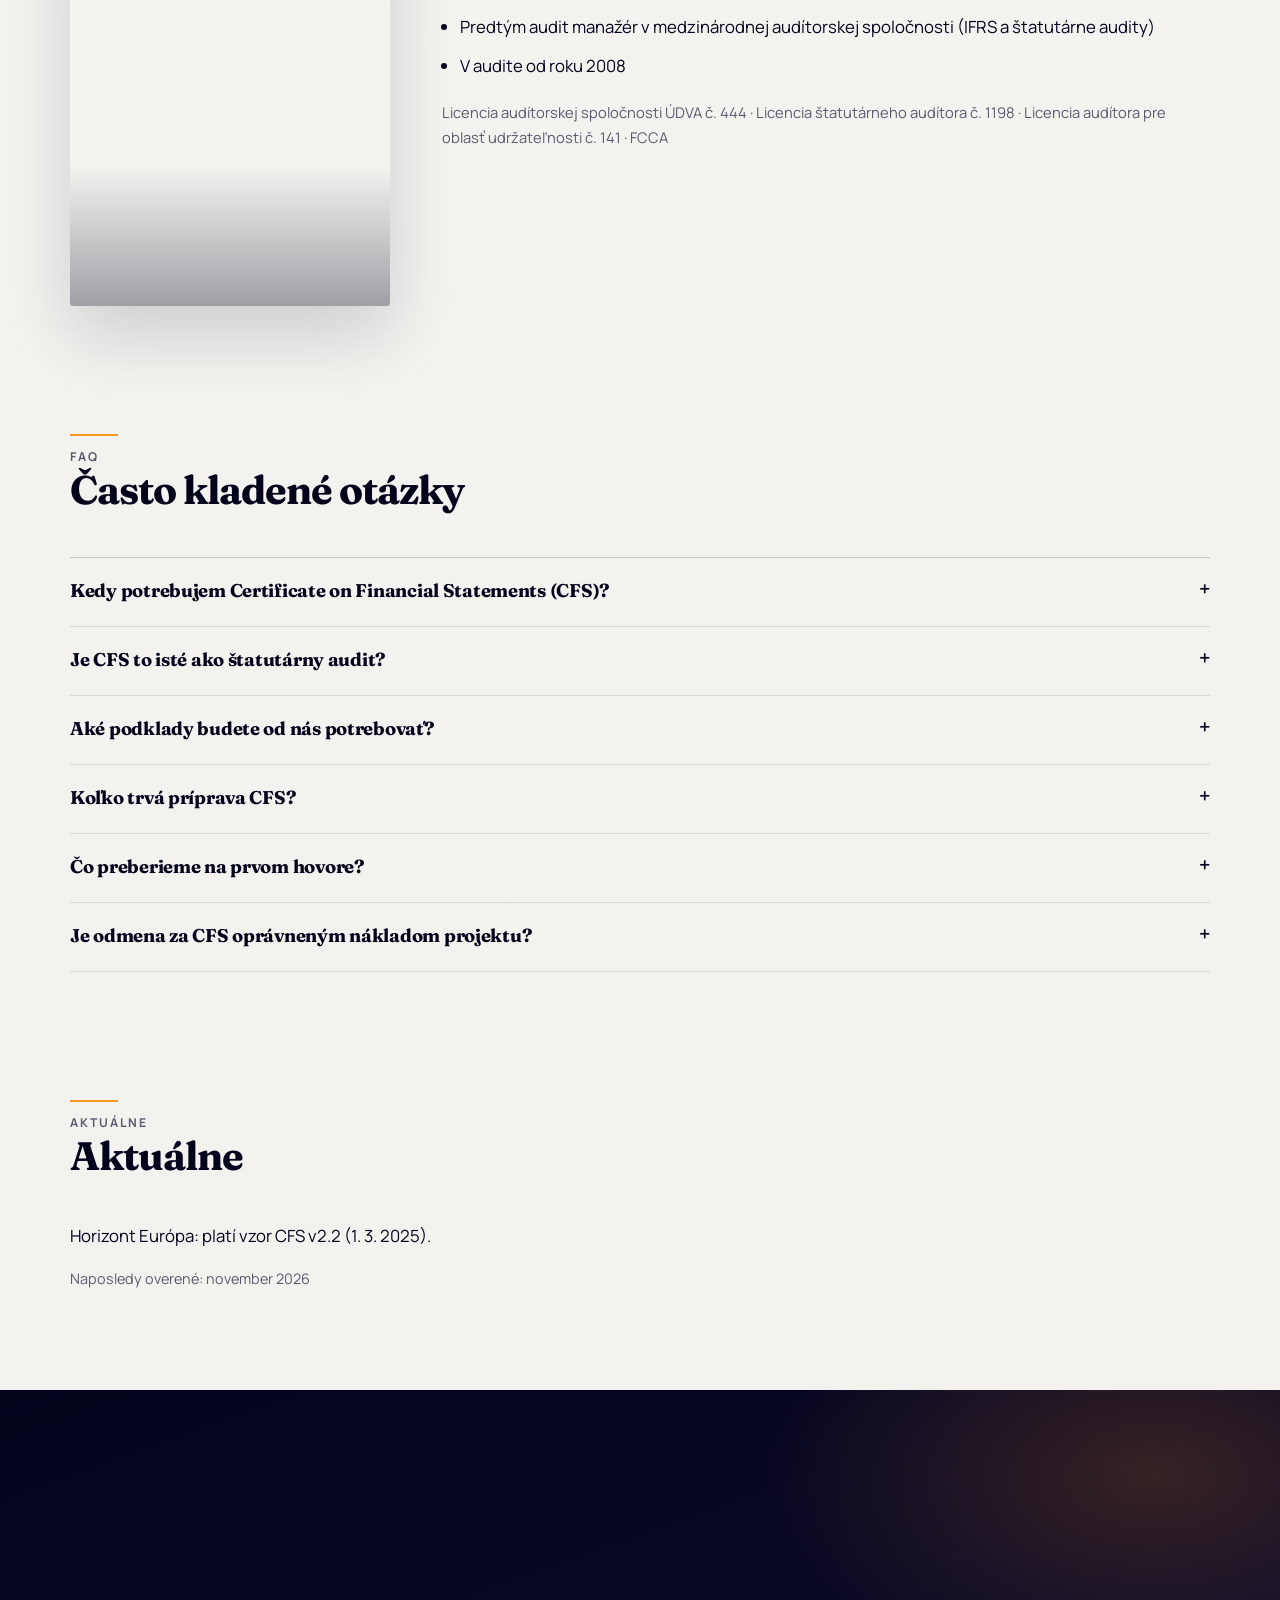
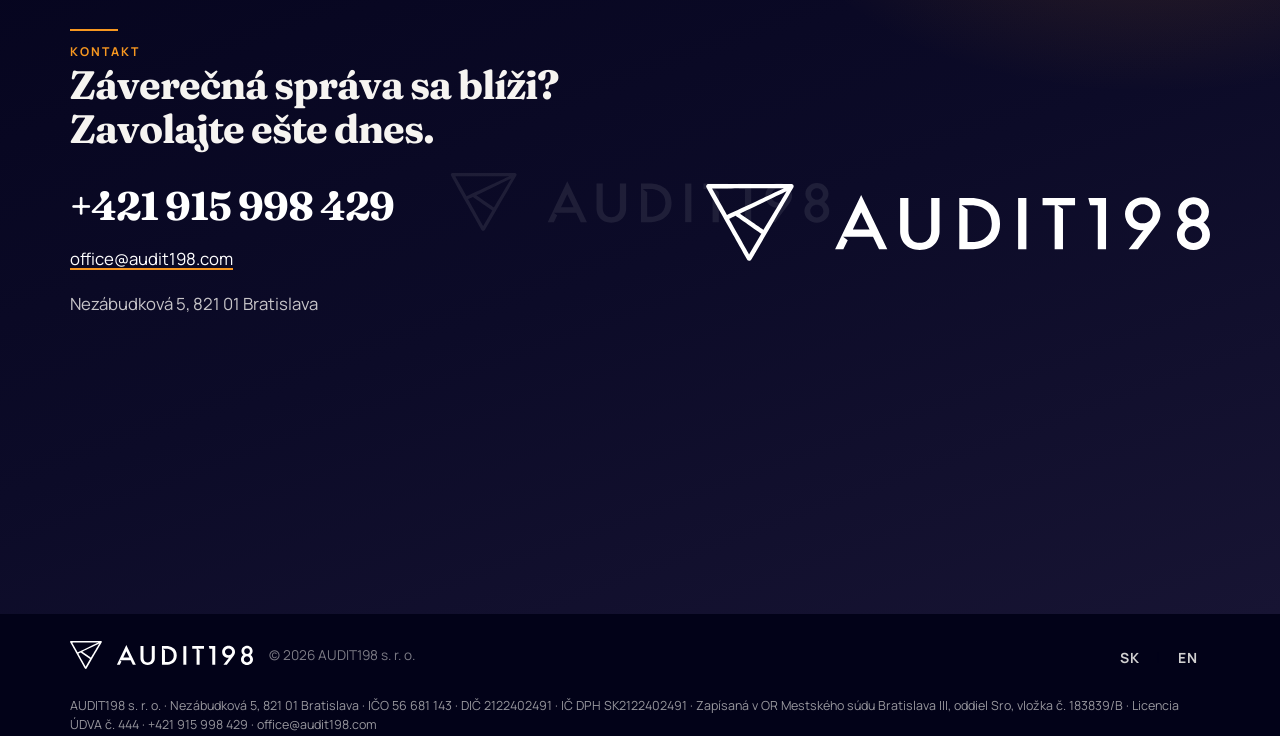
<file: sk/index.html>
<!DOCTYPE html>
<html lang="sk">
  <head>
    <meta charset="utf-8" />
    <meta http-equiv="refresh" content="0; url=/" />
    <link rel="canonical" href="https://www.audit198.com/" />
    <title>AUDIT198</title>
  </head>
  <body>
    <p><a href="/">AUDIT198</a></p>
  </body>
</html>
</file>
<file: css/styles.css>
/* Self-hosted fonts */
@font-face {
  font-family: "Fraunces";
  src: url("../assets/fonts/fraunces-500.woff2") format("woff2");
  font-weight: 500;
  font-style: normal;
  font-display: swap;
}
@font-face {
  font-family: "Fraunces";
  src: url("../assets/fonts/fraunces-600.woff2") format("woff2");
  font-weight: 600;
  font-style: normal;
  font-display: swap;
}
@font-face {
  font-family: "Fraunces";
  src: url("../assets/fonts/fraunces-700.woff2") format("woff2");
  font-weight: 700;
  font-style: normal;
  font-display: swap;
}
@font-face {
  font-family: "Manrope";
  src: url("../assets/fonts/manrope-400.woff2") format("woff2");
  font-weight: 400;
  font-style: normal;
  font-display: swap;
}
@font-face {
  font-family: "Manrope";
  src: url("../assets/fonts/manrope-500.woff2") format("woff2");
  font-weight: 500;
  font-style: normal;
  font-display: swap;
}
@font-face {
  font-family: "Manrope";
  src: url("../assets/fonts/manrope-600.woff2") format("woff2");
  font-weight: 600;
  font-style: normal;
  font-display: swap;
}
@font-face {
  font-family: "Manrope";
  src: url("../assets/fonts/manrope-700.woff2") format("woff2");
  font-weight: 700;
  font-style: normal;
  font-display: swap;
}

/* AUDIT198 — brand visual system
   Ink #04031c · Accent orange #f79720
*/

:root {
  --ink: #04031c;
  --ink-elevated: #0c0b28;
  --ink-soft: #16142f;
  --orange: #f79720;
  --orange-soft: rgba(247, 151, 32, 0.14);
  --paper: #f6f4f1;
  --paper-pure: #ffffff;
  --text: var(--ink);
  --text-muted: #5c5a6e;
  --line: rgba(4, 3, 28, 0.1);
  --line-strong: rgba(4, 3, 28, 0.18);
  --white: #ffffff;
  --shadow-soft: 0 28px 70px rgba(4, 3, 28, 0.16);
  --font-display: "Fraunces", "Iowan Old Style", "Palatino Linotype", serif;
  --font-body: "Manrope", "Avenir Next", "Segoe UI", sans-serif;
  --max: 1140px;
  --header-h: 4.75rem;
  --ease: cubic-bezier(0.22, 1, 0.36, 1);
  --radius: 0.2rem;
}

*,
*::before,
*::after {
  box-sizing: border-box;
}

html {
  overflow-x: clip;
  scroll-behavior: smooth;
  /* Use ONLY scroll-padding here — do not also set large scroll-margin on targets */
  scroll-padding-top: calc(var(--header-h) + 0.35rem);
}

body {
  margin: 0;
  color: var(--text);
  font-family: var(--font-body);
  font-size: 1.05rem;
  line-height: 1.7;
  background:
    radial-gradient(900px 420px at 100% 0%, rgba(247, 151, 32, 0.08), transparent 55%),
    linear-gradient(180deg, #faf8f6 0%, var(--paper) 40%, #f3f1ee 100%);
  min-height: 100vh;
}

img {
  max-width: 100%;
  height: auto;
  display: block;
}

a {
  color: var(--ink);
  text-decoration-color: #f79720;
  text-decoration-thickness: 2px;
  text-underline-offset: 0.18em;
}

a:hover {
  color: var(--ink);
  text-decoration-color: var(--ink);
}

:focus-visible {
  outline: 2px solid var(--ink);
  outline-offset: 3px;
}

.hero :focus-visible,
.contact :focus-visible,
.site-footer :focus-visible,
.btn-dark:focus-visible {
  outline: 2px solid var(--orange);
  outline-offset: 3px;
}

.skip-link {
  position: absolute;
  left: 1rem;
  top: -3rem;
  background: var(--ink);
  color: var(--white);
  padding: 0.6rem 1rem;
  z-index: 100;
  transition: top 0.2s var(--ease);
}

.skip-link:focus {
  top: 1rem;
}


.wrap {
  width: min(100% - 2.5rem, var(--max));
  margin-inline: auto;
}

/* Header */
.site-header {
  position: sticky;
  top: 0;
  z-index: 40;
  backdrop-filter: blur(16px) saturate(1.2);
  background: rgba(246, 244, 241, 0.96);
  border-bottom: 1px solid var(--line);
  overflow: visible;
}

.site-header::after {
  content: "";
  display: block;
  width: 48px;
  height: 2px;
  margin: 0 auto;
  background: var(--orange);
}

.header-inner {
  display: flex;
  align-items: center;
  justify-content: space-between;
  gap: 1rem;
  min-height: var(--header-h);
  overflow: visible;
}

.brand {
  min-height: 44px;
  display: inline-flex;
  align-items: center;
  gap: 0.65rem;
  color: inherit;
  text-decoration: none;
  line-height: 1;
}

.brand-logo {
  display: block;
  height: 1.9rem; /* ~30px */
  width: auto;
  flex-shrink: 0;
  object-fit: contain;
  object-position: left center;
}

.nav {
  display: flex;
  flex-wrap: wrap;
  align-items: center;
  justify-content: flex-end;
  gap: 0.65rem 1rem;
}

.nav-links {
  display: flex;
  flex-wrap: wrap;
  align-items: center;
  justify-content: flex-end;
  gap: 0.55rem 1.05rem;
  list-style: none;
  margin: 0;
  padding: 0;
}

.nav-links a {
  display: inline-flex;
  align-items: center;
  color: var(--ink);
  text-decoration: none;
  font-size: 0.875rem;
  font-weight: 600;
  letter-spacing: 0.01em;
  line-height: 1.35;
  padding: 0.55rem 0.15rem;
  min-height: 44px;
  opacity: 0.78;
  transition: opacity 0.2s var(--ease), color 0.2s var(--ease);
}

.nav-links a:hover {
  opacity: 1;
  color: var(--ink);
}

.lang-switch {
  display: inline-flex;
  align-items: center;
  gap: 0.3rem;
  font-size: 0.875rem;
  font-weight: 700;
  letter-spacing: 0.06em;
}

.lang-switch a {
  color: var(--text-muted);
  text-decoration: none;
  padding: 0.55rem 0.55rem;
  min-height: 44px;
  min-width: 44px;
  display: inline-flex;
  align-items: center;
  justify-content: center;
  border-radius: var(--radius);
}

.lang-switch a[aria-current="true"] {
  color: var(--ink);
  background: var(--orange-soft);
}

.lang-switch .sep {
  color: rgba(4, 3, 28, 0.22);
  user-select: none;
}

.header-phone {
  display: inline-flex;
  align-items: center;
  color: var(--ink);
  text-decoration: none;
  font-size: 0.875rem;
  font-weight: 700;
  letter-spacing: 0.01em;
  white-space: nowrap;
  min-height: 44px;
  padding-inline: 0.35rem;
  text-decoration-color: #f79720;
  text-decoration-thickness: 2px;
  text-underline-offset: 0.18em;
}

.header-phone:hover {
  text-decoration: underline;
  text-decoration-color: #f79720;
  text-decoration-thickness: 2px;
}

/* Hero — brand-first atmospheric plane */
.hero {
  position: relative;
  isolation: isolate;
  min-height: min(94vh, 820px);
  display: grid;
  align-items: center;
  justify-items: center;
  color: var(--white);
  overflow: hidden;
  background: var(--ink);
}

.hero-media {
  position: absolute;
  inset: 0;
  z-index: -2;
  background: var(--ink);
}

.hero-shade {
  position: absolute;
  inset: 0;
  z-index: -1;
  background: transparent;
}

.hero-stage {
  position: relative;
  z-index: 1;
  display: grid;
  grid-template-columns: minmax(0, 1.1fr) minmax(0, 0.9fr);
  align-items: center;
  gap: clamp(1.5rem, 4vw, 3.5rem);
  padding-block: 3.25rem;
  width: min(100% - 2.5rem, var(--max));
}

.hero-ornament,
.cert-card {
  position: relative;
  width: min(100%, 360px);
  justify-self: end;
  pointer-events: none;
}

.cert-svg {
  display: block;
  width: 100%;
  height: auto;
  filter: none;
}

.hero-inner {
  position: relative;
  z-index: 1;
  max-width: 38rem;
  justify-self: start;
  text-align: left;
}

.hero-kicker {
  margin: 0 0 0.85rem;
  font-size: 0.78rem;
  font-weight: 700;
  letter-spacing: 0.12em;
  text-transform: uppercase;
  color: rgba(246, 244, 241, 0.72);
}

.hero-kicker::before {
  content: "";
  display: block;
  width: 48px;
  height: 2px;
  margin: 0 0 0.75rem;
  background: var(--orange);
}

.hero h1 {
  margin: 0 0 1.05rem;
  font-family: var(--font-display);
  font-size: clamp(2.6rem, 6vw, 4.5rem);
  font-weight: 600;
  letter-spacing: -0.03em;
  line-height: 1.05;
  max-width: 14ch;
  color: var(--white);
  opacity: 1;
  animation: none;
}

.hero-lead {
  margin: 0 0 1.6rem;
  font-size: 1.05rem;
  line-height: 1.55;
  color: rgba(246, 244, 241, 0.88);
  max-width: 42ch;
  opacity: 1;
  animation: none;
}

@media (min-width: 760px) {
  .hero-lead {
    display: -webkit-box;
    -webkit-box-orient: vertical;
    -webkit-line-clamp: 2;
    overflow: hidden;
  }
}

.hero-actions {
  display: flex;
  flex-wrap: wrap;
  gap: 0.85rem;
  opacity: 1;
  animation: none;
}

.hero-micro,
.hero-trust {
  margin: 1rem 0 0;
  font-size: 0.9rem;
  line-height: 1.5;
  color: rgba(246, 244, 241, 0.7);
  max-width: 42ch;
}

.hero-trust {
  margin-top: 0.55rem;
  font-size: 0.78rem;
  letter-spacing: 0.02em;
}

.btn-icon {
  flex-shrink: 0;
}

.btn {
  display: inline-flex;
  align-items: center;
  justify-content: center;
  gap: 0.4rem;
  padding: 0.9rem 1.4rem;
  min-height: 44px;
  border-radius: var(--radius);
  font-family: var(--font-body);
  font-size: 0.92rem;
  font-weight: 700;
  letter-spacing: 0.01em;
  text-decoration: none;
  text-decoration-thickness: 0;
  border: 1px solid transparent;
  transition:
    background 0.2s var(--ease),
    color 0.2s var(--ease),
    border-color 0.2s var(--ease),
    transform 0.2s var(--ease),
    box-shadow 0.2s var(--ease);
}

.btn:hover {
  transform: translateY(-1px);
}

.btn-primary {
  background: var(--orange);
  color: var(--ink);
  box-shadow: 0 10px 28px rgba(247, 151, 32, 0.28);
}

.btn-primary:hover {
  background: #ffaa3b;
  color: var(--ink);
}

.btn-ghost {
  background: transparent;
  color: var(--white);
  border-color: rgba(255, 255, 255, 0.38);
}

.btn-ghost:hover {
  background: rgba(255, 255, 255, 0.08);
  border-color: rgba(255, 255, 255, 0.7);
  color: var(--white);
}

.btn-dark {
  background: var(--ink);
  color: var(--white);
}

.btn-dark:hover {
  background: var(--ink-soft);
  color: var(--white);
}

/* Sections */
.section {
  /* Tighter top padding so section titles sit near the viewport top on anchor jump */
  padding: 2.75rem 0 5.25rem;
}

.section-head {
  max-width: 40rem;
  margin-bottom: 2.75rem;
}

.section-kicker {
  margin: 0 0 0.7rem;
  font-size: 0.76rem;
  font-weight: 700;
  letter-spacing: 0.16em;
  text-transform: uppercase;
  color: var(--text-muted);
}

.section-kicker::before {
  content: "";
  display: block;
  width: 48px;
  height: 2px;
  margin: 0 0 0.7rem;
  background: var(--orange);
}

.section-head h2,
.detail h2,
.about h2,
.contact h2,
.process h2,
.faq h2 {
  margin: 0 0 0.9rem;
  font-family: var(--font-display);
  font-size: clamp(1.85rem, 3.1vw, 2.55rem);
  font-weight: 700;
  letter-spacing: -0.025em;
  line-height: 1.12;
  color: var(--ink);
}

.detail h3 {
  margin: 1.75rem 0 0.65rem;
  font-family: var(--font-display);
  font-size: 1.2rem;
  font-weight: 700;
  letter-spacing: -0.015em;
  color: var(--ink);
}

.detail h3:first-of-type {
  margin-top: 1.35rem;
}

.section-head p,
.detail-intro,
.about-intro {
  margin: 0;
  color: var(--text-muted);
}

.service-list {
  display: grid;
  gap: 0;
  border-top: 1px solid var(--line-strong);
}

.service-item {
  display: grid;
  gap: 0.75rem;
  padding: 1.7rem 0;
  border-bottom: 1px solid var(--line);
  text-decoration: none;
  color: inherit;
  position: relative;
  transition: padding-left 0.28s var(--ease), background 0.28s var(--ease);
}

.service-item::before {
  content: "";
  position: absolute;
  left: 0;
  top: 0;
  bottom: 0;
  width: 0;
  background: var(--orange);
  transition: width 0.28s var(--ease);
}

.service-item:hover {
  padding-left: 0.85rem;
  background: linear-gradient(90deg, var(--orange-soft), transparent 55%);
}

.service-item:hover::before {
  width: 3px;
}

.service-item h3 {
  margin: 0;
  font-family: var(--font-display);
  font-size: 1.4rem;
  font-weight: 700;
  letter-spacing: -0.02em;
  color: var(--ink);
}

.service-item p {
  margin: 0;
  color: var(--text-muted);
  max-width: 48rem;
}

.service-item .more {
  font-size: 0.82rem;
  font-weight: 700;
  letter-spacing: 0.04em;
  text-transform: uppercase;
  color: var(--ink);
}

/* Detail blocks */
.details {
  background:
    linear-gradient(180deg, rgba(255, 255, 255, 0.72), rgba(255, 255, 255, 0.35));
  border-block: 1px solid var(--line);
}

/* Section / detail anchors: rely on html scroll-padding-top only
   (do not stack extra scroll-margin — it was landing on the orange rule). */
.section[id],
.detail h2[id],
#top {
  scroll-margin-top: 0;
}

.detail {
  padding: 3.4rem 0;
  border-bottom: 1px solid var(--line);
}

.detail:last-child {
  border-bottom: 0;
}

.detail p {
  color: var(--text);
  max-width: 58rem;
}

.detail ul {
  margin: 1rem 0 0;
  padding-left: 1.15rem;
  max-width: 50rem;
  color: var(--text);
}

.detail li + li {
  margin-top: 0.4rem;
}

.detail h2::after {
  content: "";
  display: block;
  width: 2.4rem;
  height: 3px;
  margin-top: 0.85rem;
  background: var(--orange);
  border-radius: 99px;
}

/* Experience */
.experience {
  position: relative;
}

.experience-grid {
  display: grid;
  gap: 1.75rem;
}

.exp-item {
  padding: 1.35rem 0 0;
  border-top: 1px solid var(--line-strong);
}

.exp-item h3 {
  margin: 0 0 0.55rem;
  font-family: var(--font-display);
  font-size: 1.28rem;
  font-weight: 700;
  letter-spacing: -0.02em;
  color: var(--ink);
}

.exp-item p {
  margin: 0;
  color: var(--text-muted);
}

/* About */
.about-layout {
  display: grid;
  gap: 2.5rem;
  align-items: start;
}

.about-sidebar {
  display: grid;
  gap: 1.25rem;
}

.about-photo {
  position: relative;
  overflow: hidden;
  border-radius: var(--radius);
  box-shadow: var(--shadow-soft);
  margin: 0;
}

.about-photo::after {
  content: "";
  position: absolute;
  inset: auto 0 0 0;
  height: 35%;
  background: linear-gradient(180deg, transparent, rgba(4, 3, 28, 0.35));
  pointer-events: none;
}

.about-photo img {
  width: 100%;
  aspect-ratio: 4 / 5;
  object-fit: cover;
  object-position: center top;
}

.creds {
  list-style: none;
  margin: 0;
  padding: 1rem 0 0;
  display: grid;
  gap: 0.7rem;
  border-top: 1px solid var(--line-strong);
}

.creds li {
  position: relative;
  padding-left: 1.35rem;
  color: var(--text);
  font-size: 0.95rem;
  line-height: 1.45;
}

.creds li::before {
  content: "";
  position: absolute;
  left: 0;
  top: 0.55em;
  width: 0.7rem;
  height: 2px;
  background: var(--orange);
}

.experience-list {
  margin: 1.25rem 0 0;
  padding-left: 1.15rem;
}

.experience-list li + li {
  margin-top: 0.45rem;
}

/* Process */
.process-steps {
  list-style: none;
  margin: 0;
  padding: 0;
  display: grid;
  gap: 0;
  border-top: 1px solid var(--line-strong);
}

.process-steps > li {
  display: grid;
  grid-template-columns: auto 1fr;
  gap: 1.15rem 1.5rem;
  align-items: start;
  padding: 1.65rem 0;
  border-bottom: 1px solid var(--line);
}

.process-num {
  font-family: var(--font-display);
  font-size: 1.35rem;
  font-weight: 700;
  letter-spacing: 0.04em;
  color: var(--ink);
  line-height: 1.2;
  min-width: 2.4rem;
}

.process-steps h3 {
  margin: 0 0 0.45rem;
  font-family: var(--font-display);
  font-size: 1.25rem;
  font-weight: 700;
  letter-spacing: -0.02em;
  color: var(--ink);
}

.process-steps p {
  margin: 0;
  color: var(--text-muted);
  max-width: 44rem;
}

/* FAQ */
.faq-list {
  display: grid;
  gap: 0;
  border-top: 1px solid var(--line-strong);
}

.faq-item {
  border-bottom: 1px solid var(--line);
  padding: 0;
}

.faq-item summary {
  min-height: 44px;
  cursor: pointer;
  list-style: none;
  display: flex;
  align-items: flex-start;
  justify-content: space-between;
  gap: 1rem;
  padding: 1.35rem 0;
  font-family: var(--font-display);
  font-size: 1.15rem;
  font-weight: 700;
  letter-spacing: -0.015em;
  color: var(--ink);
  line-height: 1.35;
}

.faq-item summary::-webkit-details-marker {
  display: none;
}

.faq-item summary::after {
  content: "+";
  flex-shrink: 0;
  font-family: var(--font-body);
  font-weight: 600;
  font-size: 1.25rem;
  color: var(--ink);
  line-height: 1;
  transition: transform 0.2s var(--ease);
}

.faq-item[open] summary::after {
  content: "–";
}

.faq-item p {
  margin: 0 0 1.35rem;
  max-width: 48rem;
  color: var(--text-muted);
}

/* Contact */
.contact {
  position: relative;
  overflow: hidden;
  /* Tall enough that #contact can scroll flush under the sticky header at page end */
  min-height: calc(100vh - var(--header-h));
  display: grid;
  align-items: center;
  background:
    radial-gradient(700px 400px at 90% 10%, rgba(247, 151, 32, 0.18), transparent 55%),
    linear-gradient(160deg, var(--ink) 0%, var(--ink-elevated) 55%, #171433 100%);
  color: var(--paper);
}

.contact::before {
  content: "";
  position: absolute;
  left: 50%;
  top: 50%;
  translate: -50% -50%;
  width: min(52vw, 380px);
  aspect-ratio: 200 / 160;
  opacity: 0.08;
  background: url("../assets/brand/audit198-logo-horizontal-white.svg") center / contain no-repeat;
  pointer-events: none;
}

.contact > .wrap {
  position: relative;
  z-index: 1;
  width: min(100% - 2.5rem, var(--max));
  margin-inline: auto;
  padding-block: 3rem;
}

.contact .section-head {
  margin-bottom: 2rem;
}

.contact h2,
.contact .section-kicker {
  color: var(--paper);
}

.contact .section-kicker {
  color: var(--orange);
}

.contact-grid {
  display: grid;
  gap: 2rem;
  position: relative;
}

.contact p {
  color: rgba(246, 244, 241, 0.8);
  max-width: 40rem;
}

.contact-list {
  list-style: none;
  margin: 0;
  padding: 0;
  display: grid;
  gap: 1.15rem;
}

.contact-list a {
  color: var(--white);
  text-decoration: none;
  font-weight: 600;
}

.contact-list a:hover {
  color: var(--orange);
}

.contact-label {
  display: block;
  margin-bottom: 0.25rem;
  font-size: 0.75rem;
  letter-spacing: 0.14em;
  text-transform: uppercase;
  color: rgba(246, 244, 241, 0.72);
  font-weight: 700;
}

.license-note {
  margin-top: 2rem;
  padding-top: 1.5rem;
  border-top: 1px solid rgba(255, 255, 255, 0.12);
  font-size: 0.92rem;
  color: rgba(246, 244, 241, 0.62);
  max-width: 42rem;
}

.contact .btn-primary {
  box-shadow: 0 12px 32px rgba(247, 151, 32, 0.35);
}

/* Footer */
.site-footer {
  padding: 1.35rem 0 1.85rem;
  background: #020218;
  color: rgba(246, 244, 241, 0.5);
  font-size: 0.85rem;
}

.footer-brand {
  display: inline-flex;
  align-items: center;
  gap: 0.65rem;
}

.footer-brand img {
  height: 1.75rem; /* ~28px */
  width: auto;
  opacity: 1;
  margin-block: 0.35rem; /* clear space ~ mark height */
}

.site-footer a {
  color: rgba(246, 244, 241, 0.72);
}

.site-footer a:hover {
  color: var(--orange);
}

.footer-inner {
  display: grid;
  gap: 1rem 1.5rem;
  align-items: start;
}

.footer-brand {
  display: flex;
  flex-wrap: wrap;
  align-items: center;
  gap: 0.75rem 1rem;
}

.footer-copy {
  margin: 0;
}

.footer-lang a {
  color: rgba(246, 244, 241, 0.85);
  text-decoration: none;
  min-height: 44px;
  min-width: 44px;
  display: inline-flex;
  align-items: center;
  justify-content: center;
  padding: 0.45rem;
}

.footer-lang a:hover {
  color: var(--orange);
}

.footer-legal {
  margin: 0;
  grid-column: 1 / -1;
  max-width: 70rem;
  color: rgba(246, 244, 241, 0.62);
  font-size: 0.78rem;
  line-height: 1.55;
}

@media (min-width: 720px) {
  .footer-inner {
    grid-template-columns: 1fr auto;
  }
}


/* Motion */
@keyframes rise {
  from {
    opacity: 0;
    transform: translateY(22px);
  }
  to {
    opacity: 1;
    transform: translateY(0);
  }
}

@keyframes hero-drift {
  from {
    transform: scale(1.08) translate3d(0, 0, 0);
  }
  to {
    transform: scale(1.14) translate3d(-1.2%, -1.4%, 0);
  }
}

@media (prefers-reduced-motion: reduce) {
  html {
    scroll-behavior: auto;
  }

  .hero-media::after,
  .hero h1,
  .hero-lead,
  .hero-actions {
    animation: none;
    opacity: 1;
    transform: none;
  }
}


.section-cta {
  margin: 2rem 0 0;
}

.section-cta .btn {
  text-decoration: none;
}

/* Mobile call bar */
.mobile-call-bar {
  display: none;
}

@media (max-width: 759px) {
  html,
  body {
    overflow-x: hidden;
    max-width: 100%;
  }

  .header-phone {
    display: none;
  }

  .mobile-call-bar {
    position: fixed;
    left: 0;
    right: 0;
    bottom: 0;
    z-index: 50;
    display: grid;
    grid-template-columns: 1fr 1fr;
    gap: 0.65rem;
    padding: 0.65rem 0.85rem calc(0.65rem + env(safe-area-inset-bottom, 0px));
    background: rgba(246, 244, 241, 0.96);
    border-top: 1px solid var(--line);
    box-shadow: 0 -8px 28px rgba(4, 3, 28, 0.12);
  }

  .mobile-call-bar[hidden] {
    display: none !important;
  }

  .mobile-call-bar__btn {
    min-height: 48px;
    padding: 0.7rem 0.85rem;
    text-decoration: none;
  }

  .mobile-call-bar .btn-ghost {
    color: var(--ink);
    border-color: var(--ink);
    background: var(--white);
  }

  body.has-mobile-call-bar {
    padding-bottom: calc(4.75rem + env(safe-area-inset-bottom, 0px));
  }

  body.has-mobile-call-bar .site-footer {
    padding-bottom: 1.25rem;
  }

  .hero-stage {
    grid-template-columns: 1fr;
    justify-items: stretch;
    text-align: left;
    padding-block: 3.5rem 2.75rem;
    gap: 1.75rem;
  }

  .hero-inner {
    justify-self: start;
    max-width: none;
  }

  .hero-actions {
    justify-content: flex-start;
  }

  .hero h1 {
    margin-inline: 0;
    max-width: 12ch;
  }

  .hero-lead {
    margin-inline: 0;
  }

  .cert-card {
    width: min(78vw, 280px);
    justify-self: start;
  }
}

@media (prefers-reduced-motion: reduce) {
  .cert-svg,
  .hero h1,
  .hero-lead,
  .hero-actions {
    animation: none !important;
    transition: none !important;
  }
}


/* Task 4 section layouts */
.fact-list {
  margin: 0;
  padding: 0;
  list-style: none;
  display: grid;
  gap: 1rem;
  counter-reset: fact;
}

.fact-list li {
  position: relative;
  padding: 1.1rem 1.15rem 1.1rem 3.4rem;
  background: var(--white);
  border: 1px solid var(--line);
  color: var(--ink);
  counter-increment: fact;
}

.fact-list li::before {
  content: counter(fact);
  position: absolute;
  left: 1rem;
  top: 1.05rem;
  font-family: var(--font-display);
  font-weight: 700;
  color: var(--ink);
}

.tile-grid {
  display: grid;
  gap: 1rem;
  grid-template-columns: 1fr;
}

@media (min-width: 720px) {
  .tile-grid {
    grid-template-columns: 1fr 1fr;
  }
}

.tile {
  padding: 1.35rem 1.25rem;
  background: var(--white);
  border-top: 2px solid var(--orange);
}

.tile p {
  margin: 0;
  color: var(--ink);
}

.stat-grid {
  display: grid;
  gap: 1rem;
  margin-bottom: 1.25rem;
}

@media (min-width: 720px) {
  .stat-grid {
    grid-template-columns: 1fr 1fr;
  }
}

.stat {
  margin: 0;
  padding: 1.25rem;
  background: var(--white);
  border: 1px solid var(--line);
  color: var(--ink);
}

.stat strong {
  display: block;
  font-family: var(--font-display);
  font-size: clamp(2rem, 4vw, 2.75rem);
  line-height: 1;
  margin-bottom: 0.55rem;
  color: var(--ink);
}

.methods {
  color: var(--text-muted);
}

.chip-list {
  display: flex;
  flex-wrap: wrap;
  gap: 0.5rem;
  list-style: none;
  margin: 1.25rem 0;
  padding: 0;
}

.chip-list li {
  padding: 0.45rem 0.75rem;
  border: 1px solid var(--ink);
  background: var(--white);
  color: var(--ink);
  font-size: 0.85rem;
  font-weight: 600;
}

.send-box {
  margin-top: 2rem;
  padding: 1.35rem 1.25rem;
  background: var(--white);
  border: 1px solid var(--line);
}

.send-box h3 {
  margin: 0 0 0.65rem;
  font-family: var(--font-display);
  font-size: 1.2rem;
  color: var(--ink);
}

.send-box p {
  margin: 0;
  color: var(--text-muted);
}

.section-cta-text {
  margin: 1.5rem 0 0.75rem;
  color: var(--ink);
  font-weight: 600;
}

.about-bullets {
  margin: 0 0 1.25rem;
  padding-left: 1.15rem;
  color: var(--ink);
}

.about-bullets li {
  margin-bottom: 0.65rem;
}

.creds-line {
  margin: 0;
  color: var(--text-muted);
  font-size: 0.92rem;
}

.notes-reviewed {
  color: var(--text-muted);
  font-size: 0.9rem;
}

.contact-phone {
  margin: 0 0 0.75rem;
}

.contact-phone a {
  font-family: var(--font-display);
  font-size: clamp(1.85rem, 3.1vw, 2.55rem); /* match section h2 */
  font-weight: 700;
  letter-spacing: -0.025em;
  line-height: 1.12;
  color: var(--white);
  text-decoration: none;
}

.contact-phone a:hover {
  color: var(--orange);
}

.contact-logo-wrap {
  display: flex;
  align-items: flex-end;
  justify-content: flex-end;
}

.contact .contact-grid a {
  color: var(--white);
  text-decoration-color: #f79720;
}

.need-cfs .section-head h2,
.why .section-head h2,
.other-services .section-head h2,
.statutory .section-head h2,
.notes .section-head h2 {
  color: var(--ink);
}

/* Breakpoints */
@media (max-width: 719px) {
  :root {
    /* Compact logo-only header height for scroll-padding */
    --header-h: 3.35rem;
  }

  html {
    scroll-padding-top: calc(var(--header-h) + 0.65rem);
  }

  .header-inner {
    align-items: center;
    gap: 0.55rem;
    min-height: var(--header-h);
    padding-block: 0.45rem;
  }

  .brand {
    gap: 0;
  }

  .brand-logo {
    height: 1.65rem;
  }

  .nav {
    flex: 1;
    min-width: 0;
    flex-wrap: nowrap;
    justify-content: flex-end;
    align-items: center;
    gap: 0.35rem 0.55rem;
  }

  .nav-links {
    flex-wrap: nowrap;
    justify-content: flex-end;
    gap: 0.2rem 0.45rem;
    overflow-x: auto;
    -webkit-overflow-scrolling: touch;
    scrollbar-width: none;
    max-width: 100%;
  }

  .nav-links::-webkit-scrollbar {
    display: none;
  }

  .nav-links li {
    flex-shrink: 0;
  }

  .nav-links a {
    font-size: 0.875rem;
    letter-spacing: 0;
    line-height: 1.4;
    padding: 0.55rem 0.25rem;
    min-height: 44px;
    white-space: nowrap;
  }

  .lang-switch {
    flex-shrink: 0;
    font-size: 0.875rem;
    gap: 0.15rem;
  }

  .lang-switch a {
    padding: 0.45rem 0.45rem;
    min-height: 44px;
    min-width: 44px;
  }

  .hero-stage {
    grid-template-columns: 1fr;
    justify-items: stretch;
    text-align: left;
    padding-block: 3.5rem 2.75rem;
    gap: 1.75rem;
  }

  .hero-inner {
    max-width: none;
    justify-self: start;
  }

  .hero-actions {
    justify-content: flex-start;
  }

  .hero-ornament,
  .cert-card {
    width: min(78vw, 280px);
    justify-self: start;
    opacity: 1;
    order: 0;
  }
}

@media (min-width: 720px) {
  .experience-grid {
    grid-template-columns: 1fr 1fr;
    gap: 1.85rem 2.6rem;
  }

  .about-layout {
    grid-template-columns: minmax(220px, 320px) 1fr;
    gap: 3.25rem;
  }

  .contact-grid {
    grid-template-columns: 1.2fr 1fr;
    align-items: start;
  }

  .service-item {
    grid-template-columns: minmax(220px, 1.1fr) 1.6fr auto;
    align-items: baseline;
    gap: 1.5rem;
  }

  .service-item .more {
    justify-self: end;
  }
}

@media (min-width: 980px) {
  .hero-stage {
    padding-block: 2.75rem 3.25rem;
    gap: 3.75rem;
  }

  .hero-ornament {
    width: min(100%, 520px);
  }
}
</file>
